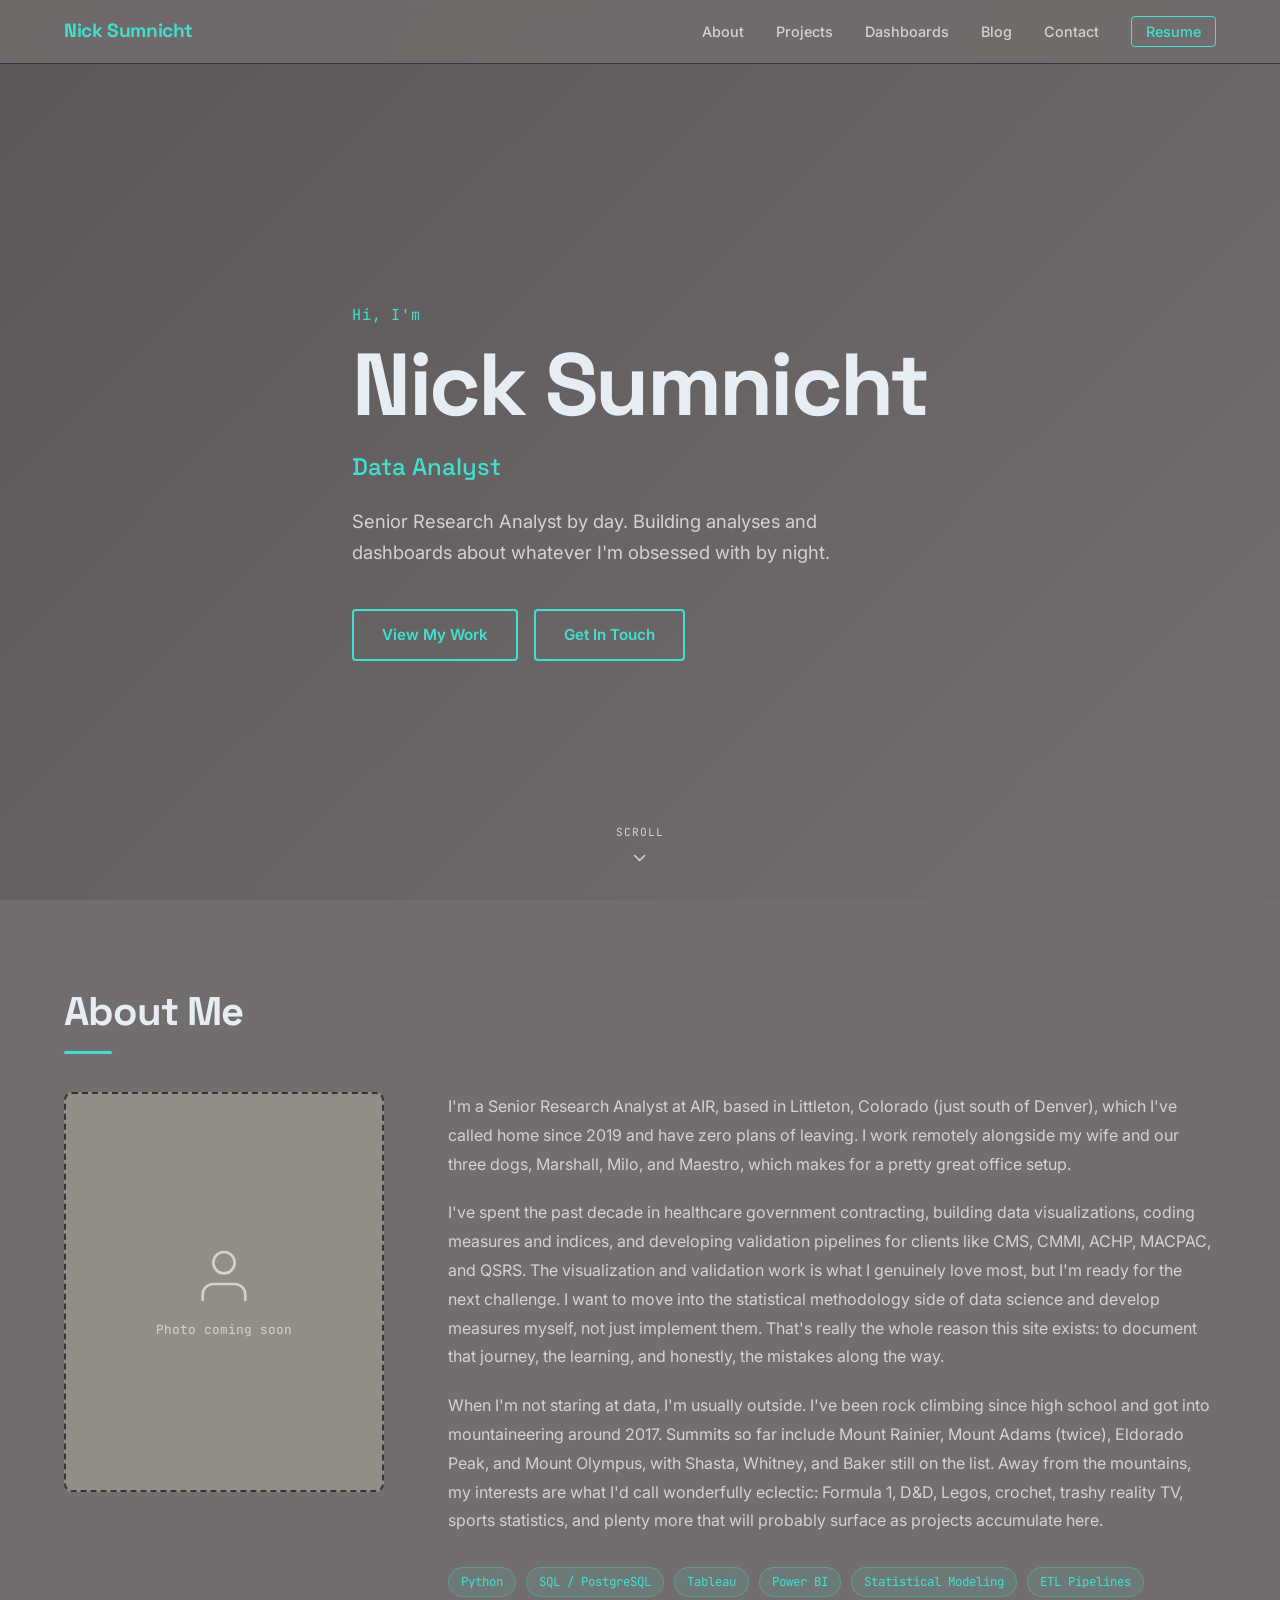
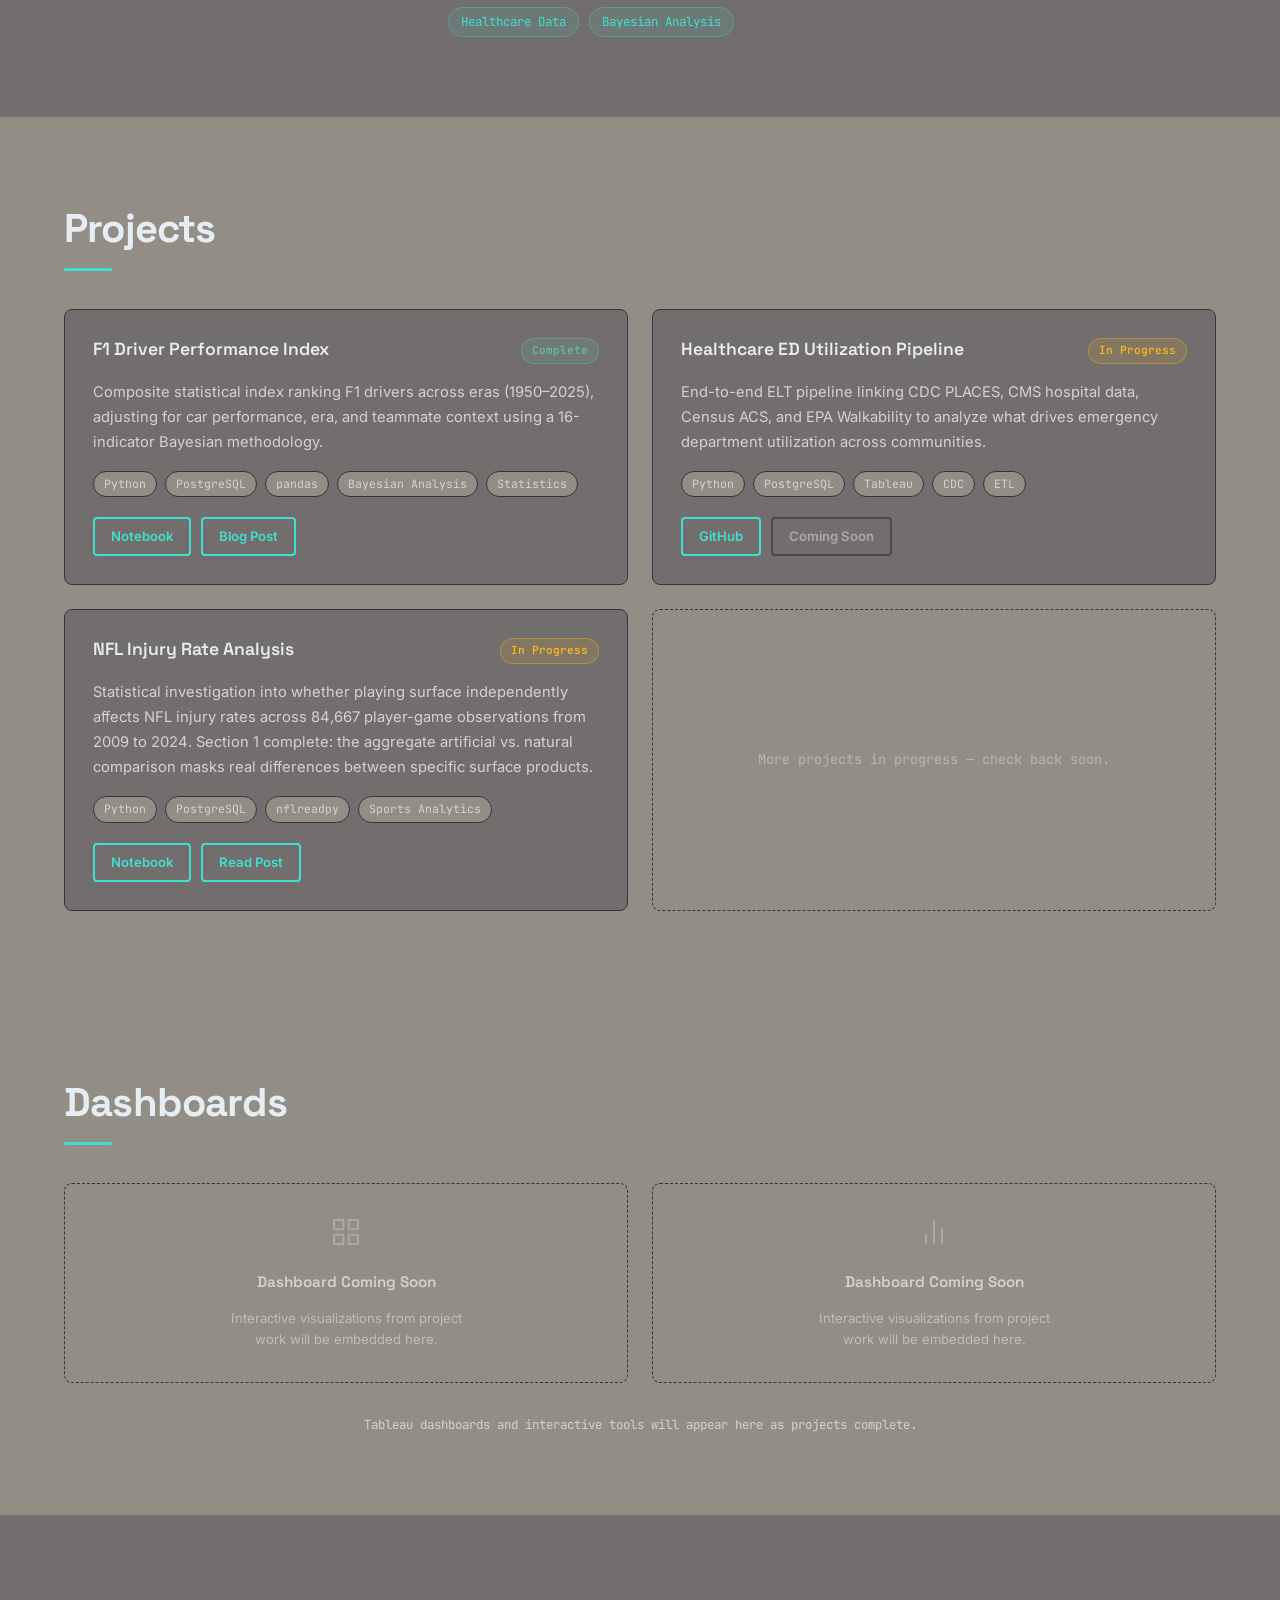
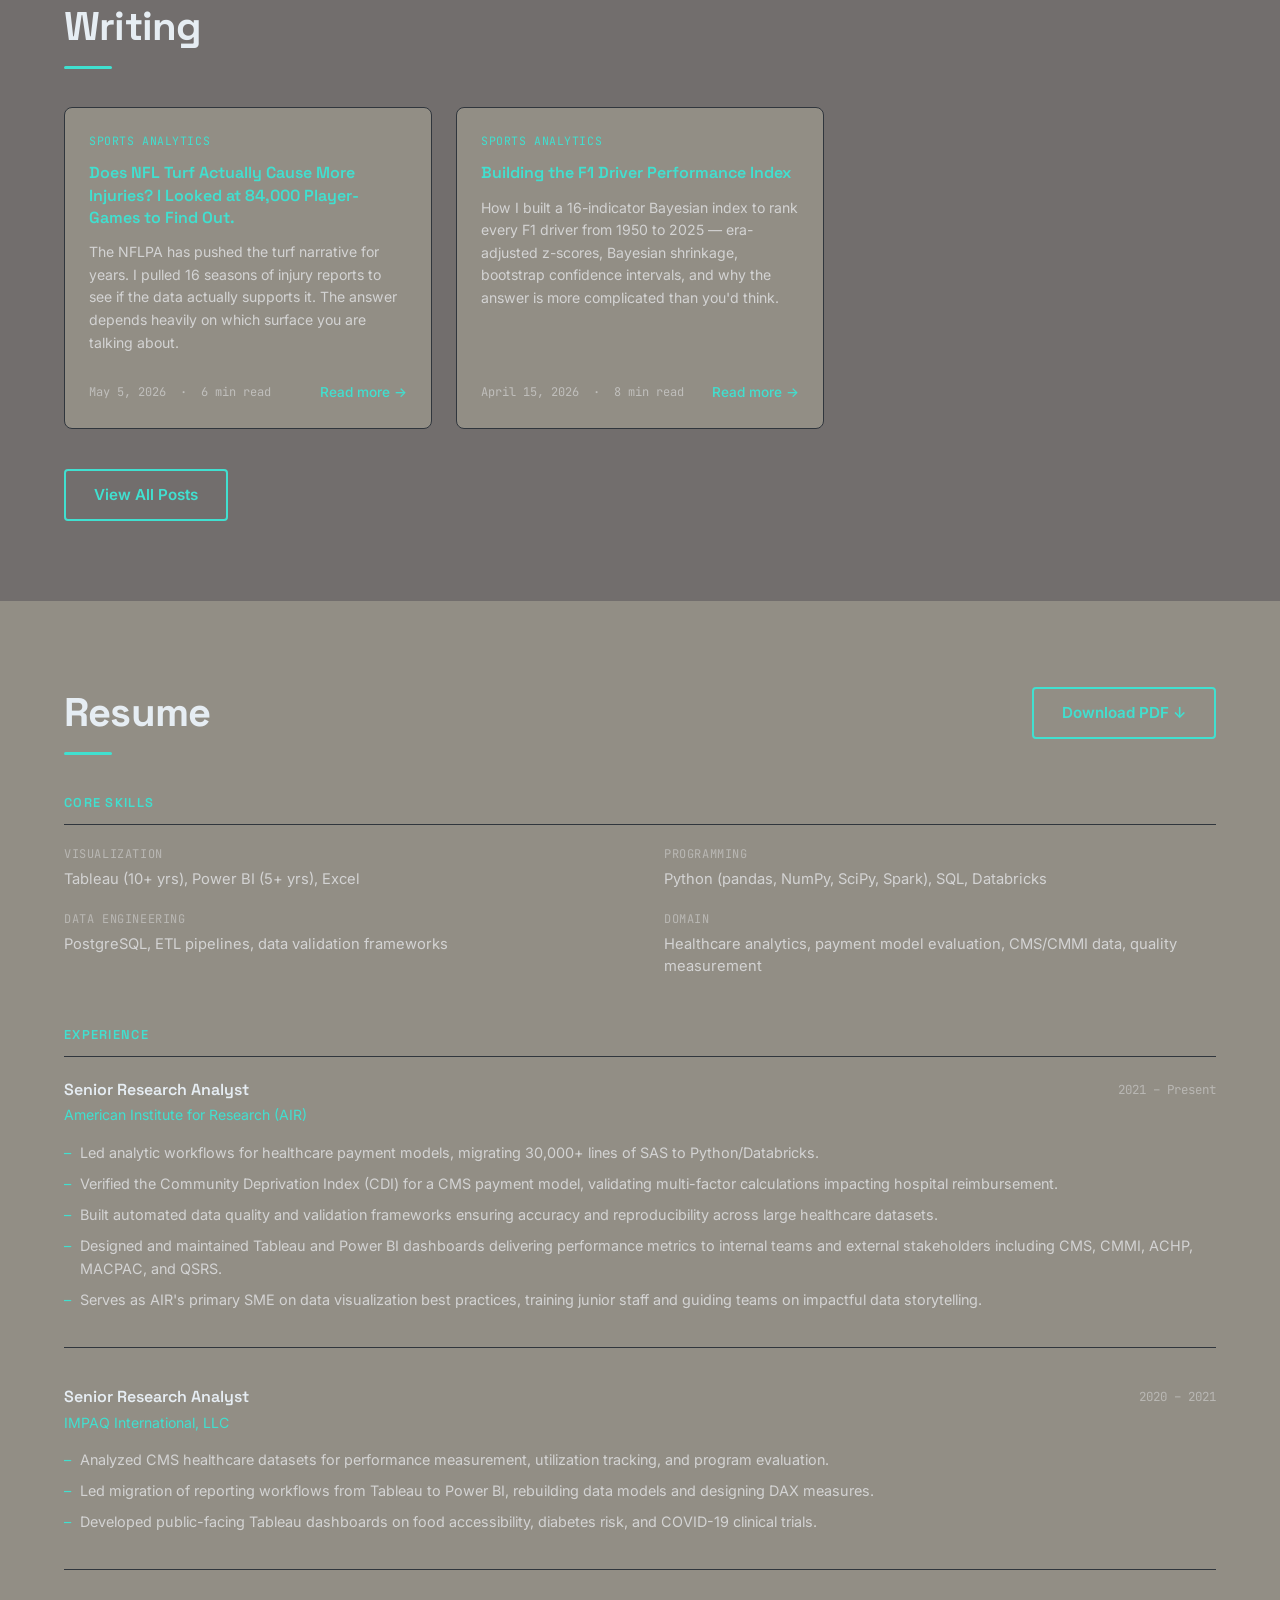
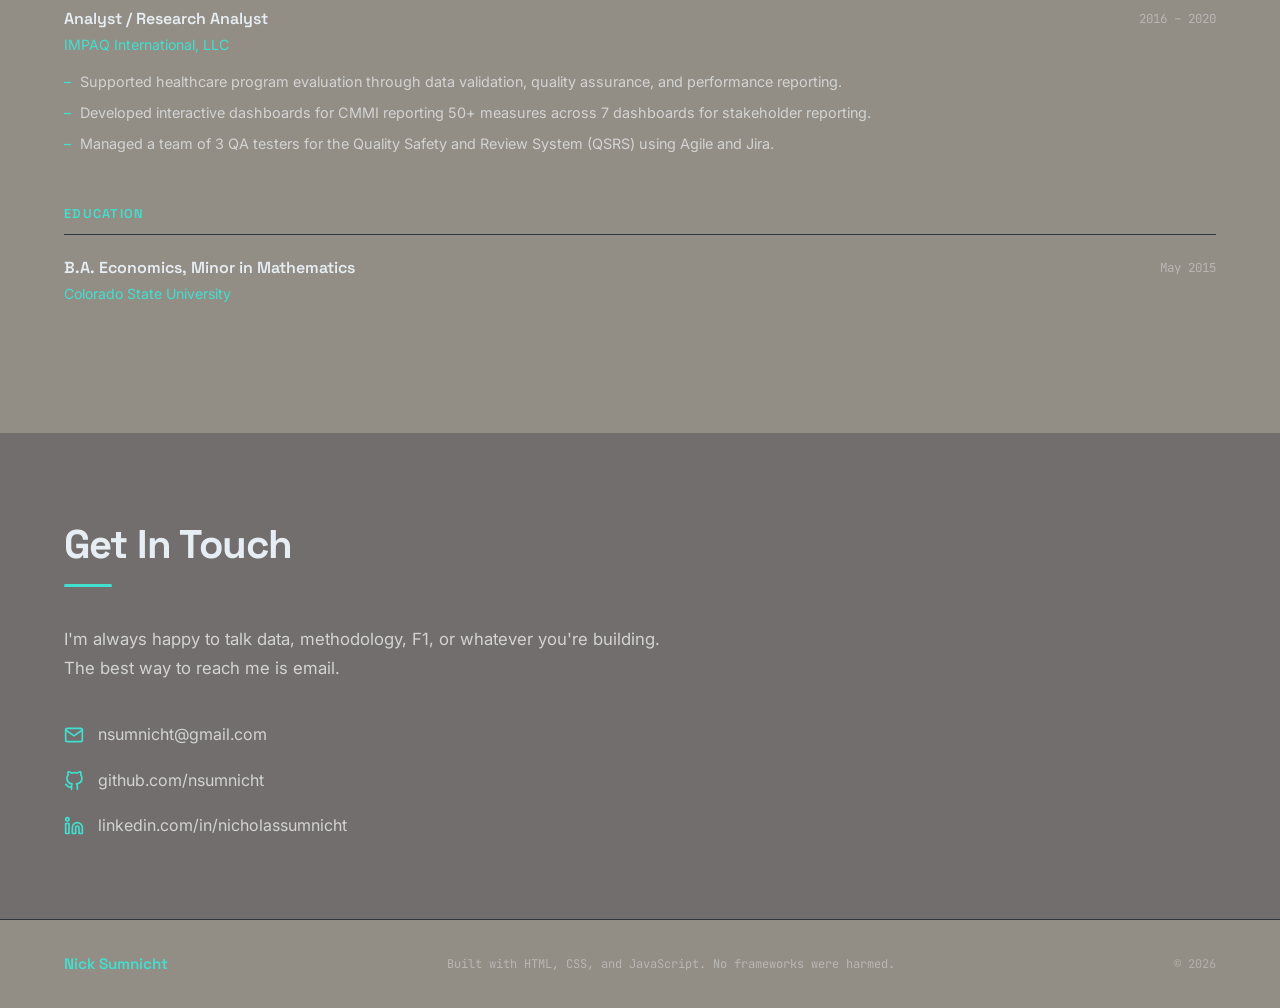
<file: index.html>
<!DOCTYPE html>
<html lang="en">
<head>
  <meta charset="UTF-8" />
  <meta name="viewport" content="width=device-width, initial-scale=1.0" />
  <meta name="description" content="Nick Sumnicht — Senior Research Analyst and data enthusiast. Building analyses and dashboards about healthcare, sports, and whatever comes next." />
  <title>Nick Sumnicht</title>
  <link rel="stylesheet" href="css/style.css" />
</head>
<body>

  <!-- ============================================================
       NAVIGATION
       Fixed to the top of the screen. Stays visible as you scroll.
       On mobile, the links collapse into a hamburger menu.
       ============================================================ -->
  <nav class="nav" role="navigation" aria-label="Main navigation">
    <div class="nav__inner">

      <!-- Logo: your name, links back to top of page -->
      <a href="#" class="nav__logo">Nick Sumnicht</a>

      <!-- Desktop links (hidden on mobile, see style.css) -->
      <ul class="nav__links">
        <li><a href="#about">About</a></li>
        <li><a href="#projects">Projects</a></li>
        <li><a href="#dashboards">Dashboards</a></li>
        <li><a href="#blog">Blog</a></li>
        <li><a href="#contact">Contact</a></li>
        <li><a href="#resume" class="nav__resume-btn">Resume</a></li>
      </ul>

      <!-- Hamburger button (visible on mobile only) -->
      <button class="nav__hamburger" aria-label="Toggle menu" aria-expanded="false">
        <span></span>
        <span></span>
        <span></span>
      </button>

    </div>
  </nav>

  <!-- Mobile menu drawer (toggled by JS) -->
  <div class="nav__mobile-menu" role="menu">
    <a href="#about">About</a>
    <a href="#projects">Projects</a>
    <a href="#dashboards">Dashboards</a>
    <a href="#blog">Blog</a>
    <a href="#contact">Contact</a>
    <a href="#resume">Resume</a>
  </div>

  <!-- ============================================================
       MAIN CONTENT
       Sections will be added here one at a time after nav review.
       ============================================================ -->
  <main>

    <!-- ============================================================
         HERO SECTION
         Full viewport height. Animated gradient background.
         Name, title, tagline, two CTA buttons, scroll indicator.
         ============================================================ -->
    <section class="hero" id="hero">
      <div class="hero__bg-animation"></div>

      <div class="container hero__content">

        <!-- Eyebrow: small label above the name -->
        <p class="hero__eyebrow">Hi, I'm</p>

        <!-- Name -->
        <h1 class="hero__name">Nick Sumnicht</h1>

        <!-- Title -->
        <p class="hero__title">Data Analyst</p>

        <!-- Tagline -->
        <p class="hero__tagline">
          Senior Research Analyst by day. Building analyses and dashboards
          about whatever I'm obsessed with by night.
        </p>

        <!-- CTA Buttons -->
        <div class="hero__ctas">
          <a href="#projects" class="btn btn--primary">View My Work</a>
          <a href="#contact" class="btn btn--outline">Get In Touch</a>
        </div>

      </div>

      <!-- Scroll indicator: bouncing arrow at the bottom -->
      <a href="#about" class="hero__scroll-indicator" aria-label="Scroll to about section">
        <span class="hero__scroll-text">scroll</span>
        <svg xmlns="http://www.w3.org/2000/svg" width="20" height="20" viewBox="0 0 24 24"
             fill="none" stroke="currentColor" stroke-width="2"
             stroke-linecap="round" stroke-linejoin="round">
          <polyline points="6 9 12 15 18 9"></polyline>
        </svg>
      </a>
    </section>

    <!-- ============================================================
         ABOUT SECTION
         Two columns: photo left, text right.
         Stacks to single column on mobile.
         ============================================================ -->
    <section class="about" id="about">
      <div class="container">

        <h2 class="section-title fade-in">About Me</h2>

        <div class="about__grid">

          <!-- Photo: placeholder until real photo is provided -->
          <div class="about__photo-wrapper fade-in">
            <div class="about__photo-placeholder">
              <svg xmlns="http://www.w3.org/2000/svg" width="64" height="64" viewBox="0 0 24 24"
                   fill="none" stroke="currentColor" stroke-width="1" stroke-linecap="round" stroke-linejoin="round">
                <path d="M20 21v-2a4 4 0 0 0-4-4H8a4 4 0 0 0-4 4v2"></path>
                <circle cx="12" cy="7" r="4"></circle>
              </svg>
              <p>Photo coming soon</p>
            </div>
          </div>

          <!-- Text content -->
          <div class="about__text fade-in">
            <p>
              I'm a Senior Research Analyst at AIR, based in Littleton, Colorado (just south of Denver), which I've called home since 2019 and have zero plans of leaving. I work remotely alongside my wife and our three dogs, Marshall, Milo, and Maestro, which makes for a pretty great office setup.
            </p>
            <p>
              I've spent the past decade in healthcare government contracting, building data visualizations, coding measures and indices, and developing validation pipelines for clients like CMS, CMMI, ACHP, MACPAC, and QSRS. The visualization and validation work is what I genuinely love most, but I'm ready for the next challenge. I want to move into the statistical methodology side of data science and develop measures myself, not just implement them. That's really the whole reason this site exists: to document that journey, the learning, and honestly, the mistakes along the way.
            </p>
            <p>
              When I'm not staring at data, I'm usually outside. I've been rock climbing since high school and got into mountaineering around 2017. Summits so far include Mount Rainier, Mount Adams (twice), Eldorado Peak, and Mount Olympus, with Shasta, Whitney, and Baker still on the list. Away from the mountains, my interests are what I'd call wonderfully eclectic: Formula 1, D&amp;D, Legos, crochet, trashy reality TV, sports statistics, and plenty more that will probably surface as projects accumulate here.
            </p>

            <!-- Skill tags -->
            <div class="about__skills">
              <span class="skill-tag">Python</span>
              <span class="skill-tag">SQL / PostgreSQL</span>
              <span class="skill-tag">Tableau</span>
              <span class="skill-tag">Power BI</span>
              <span class="skill-tag">Statistical Modeling</span>
              <span class="skill-tag">ETL Pipelines</span>
              <span class="skill-tag">Healthcare Data</span>
              <span class="skill-tag">Bayesian Analysis</span>
            </div>
          </div>

        </div>
      </div>
    </section>

    <!-- ============================================================
         PROJECTS SECTION
         Card grid of current projects. Add new cards here as
         projects are completed. Status badge colors are controlled
         in style.css under .badge--complete and .badge--progress.
         ============================================================ -->
    <section class="projects" id="projects">
      <div class="container">

        <h2 class="section-title fade-in">Projects</h2>

        <div class="projects__grid">

          <!-- F1 Driver Performance Index -->
          <article class="project-card fade-in">
            <div class="project-card__header">
              <h3 class="project-card__title">F1 Driver Performance Index</h3>
              <span class="badge badge--complete">Complete</span>
            </div>
            <p class="project-card__desc">
              <!-- TODO: update this description -->
              Composite statistical index ranking F1 drivers across eras (1950–2025), adjusting for car performance, era, and teammate context using a 16-indicator Bayesian methodology.
            </p>
            <div class="project-card__tags">
              <span class="tag">Python</span>
              <span class="tag">PostgreSQL</span>
              <span class="tag">pandas</span>
              <span class="tag">Bayesian Analysis</span>
              <span class="tag">Statistics</span>
            </div>
            <div class="project-card__actions">
              <a href="https://github.com/nsumnicht/projects/blob/main/f1/notebooks/01_dpi_analysis.ipynb" class="btn btn--outline btn--sm" target="_blank" rel="noopener">Notebook</a>
              <a href="posts/f1-driver-performance-index.html" class="btn btn--outline btn--sm">Blog Post</a>
            </div>
          </article>

          <!-- Healthcare ED Utilization Pipeline -->
          <article class="project-card fade-in">
            <div class="project-card__header">
              <h3 class="project-card__title">Healthcare ED Utilization Pipeline</h3>
              <span class="badge badge--progress">In Progress</span>
            </div>
            <p class="project-card__desc">
              <!-- TODO: update this description -->
              End-to-end ELT pipeline linking CDC PLACES, CMS hospital data, Census ACS, and EPA Walkability to analyze what drives emergency department utilization across communities.
            </p>
            <div class="project-card__tags">
              <span class="tag">Python</span>
              <span class="tag">PostgreSQL</span>
              <span class="tag">Tableau</span>
              <span class="tag">CDC</span>
              <span class="tag">ETL</span>
            </div>
            <div class="project-card__actions">
              <a href="https://github.com/nsumnicht" class="btn btn--outline btn--sm" target="_blank" rel="noopener">GitHub</a>
              <a href="#" class="btn btn--outline btn--sm btn--disabled">Coming Soon</a>
            </div>
          </article>

          <!-- NFL Injury Rate Analysis -->
          <article class="project-card fade-in">
            <div class="project-card__header">
              <h3 class="project-card__title">NFL Injury Rate Analysis</h3>
              <span class="badge badge--progress">In Progress</span>
            </div>
            <p class="project-card__desc">
              Statistical investigation into whether playing surface independently affects NFL injury rates across 84,667 player-game observations from 2009 to 2024. Section 1 complete: the aggregate artificial vs. natural comparison masks real differences between specific surface products.
            </p>
            <div class="project-card__tags">
              <span class="tag">Python</span>
              <span class="tag">PostgreSQL</span>
              <span class="tag">nflreadpy</span>
              <span class="tag">Sports Analytics</span>
            </div>
            <div class="project-card__actions">
              <a href="https://github.com/nsumnicht/projects/blob/main/nfl/notebooks/04_nfl_injury_analysis.ipynb" class="btn btn--outline btn--sm" target="_blank" rel="noopener">Notebook</a>
              <a href="posts/nfl-turf-injury-analysis.html" class="btn btn--outline btn--sm">Read Post</a>
            </div>
          </article>

          <!-- More coming soon placeholder -->
          <article class="project-card project-card--placeholder fade-in">
            <p class="project-card__placeholder-text">More projects in progress — check back soon.</p>
          </article>

        </div>
      </div>
    </section>

    <!-- ============================================================
         DASHBOARDS SECTION
         Placeholder grid for Tableau / Dash embeds. See the
         portfolio-builder command for Tableau vs Dash embed notes
         before adding any live embed code here.
         ============================================================ -->
    <section class="dashboards" id="dashboards">
      <div class="container">

        <h2 class="section-title fade-in">Dashboards</h2>

        <div class="dashboards__grid">

          <!-- Placeholder card 1 -->
          <div class="dashboard-card dashboard-card--placeholder fade-in">
            <div class="dashboard-card__icon">
              <svg xmlns="http://www.w3.org/2000/svg" width="32" height="32" viewBox="0 0 24 24"
                   fill="none" stroke="currentColor" stroke-width="1.5"
                   stroke-linecap="round" stroke-linejoin="round">
                <rect x="3" y="3" width="7" height="7"></rect>
                <rect x="14" y="3" width="7" height="7"></rect>
                <rect x="3" y="14" width="7" height="7"></rect>
                <rect x="14" y="14" width="7" height="7"></rect>
              </svg>
            </div>
            <p class="dashboard-card__title">Dashboard Coming Soon</p>
            <p class="dashboard-card__desc">Interactive visualizations from project work will be embedded here.</p>
          </div>

          <!-- Placeholder card 2 -->
          <div class="dashboard-card dashboard-card--placeholder fade-in">
            <div class="dashboard-card__icon">
              <svg xmlns="http://www.w3.org/2000/svg" width="32" height="32" viewBox="0 0 24 24"
                   fill="none" stroke="currentColor" stroke-width="1.5"
                   stroke-linecap="round" stroke-linejoin="round">
                <line x1="18" y1="20" x2="18" y2="10"></line>
                <line x1="12" y1="20" x2="12" y2="4"></line>
                <line x1="6" y1="20" x2="6" y2="14"></line>
              </svg>
            </div>
            <p class="dashboard-card__title">Dashboard Coming Soon</p>
            <p class="dashboard-card__desc">Interactive visualizations from project work will be embedded here.</p>
          </div>

        </div>

        <p class="dashboards__note fade-in">
          Tableau dashboards and interactive tools will appear here as projects complete.
        </p>

      </div>
    </section>

    <!-- ============================================================
         BLOG SECTION
         Preview of 3 most recent posts. Full listing lives in
         blog.html. Add new post preview cards here and in blog.html
         when a new post is published.
         ============================================================ -->
    <section class="blog" id="blog">
      <div class="container">

        <h2 class="section-title fade-in">Writing</h2>

        <div class="blog__grid fade-in">

          <article class="blog-card">
            <span class="blog-card__category">Sports Analytics</span>
            <h2 class="blog-card__title">
              <a href="posts/nfl-turf-injury-analysis.html">Does NFL Turf Actually Cause More Injuries? I Looked at 84,000 Player-Games to Find Out.</a>
            </h2>
            <p class="blog-card__excerpt">
              The NFLPA has pushed the turf narrative for years. I pulled 16 seasons of injury reports to see if the data actually supports it. The answer depends heavily on which surface you are talking about.
            </p>
            <div class="blog-card__footer">
              <span class="blog-card__meta">May 5, 2026 &nbsp;·&nbsp; 6 min read</span>
              <a href="posts/nfl-turf-injury-analysis.html" class="blog-card__link">Read more →</a>
            </div>
          </article>

          <article class="blog-card">
            <span class="blog-card__category">Sports Analytics</span>
            <h2 class="blog-card__title">
              <a href="posts/f1-driver-performance-index.html">Building the F1 Driver Performance Index</a>
            </h2>
            <p class="blog-card__excerpt">
              How I built a 16-indicator Bayesian index to rank every F1 driver from 1950 to 2025 — era-adjusted z-scores, Bayesian shrinkage, bootstrap confidence intervals, and why the answer is more complicated than you'd think.
            </p>
            <div class="blog-card__footer">
              <span class="blog-card__meta">April 15, 2026 &nbsp;·&nbsp; 8 min read</span>
              <a href="posts/f1-driver-performance-index.html" class="blog-card__link">Read more →</a>
            </div>
          </article>

        </div>

        <div class="blog__footer fade-in">
          <a href="blog.html" class="btn btn--outline">View All Posts</a>
        </div>

      </div>
    </section>

    <!-- ============================================================
         RESUME SECTION
         HTML summary of resume for quick scanning. Full PDF lives at
         assets/resume/nick_sumnicht_resume.pdf — drop it there to
         activate the download button.
         ============================================================ -->
    <section class="resume" id="resume">
      <div class="container">

        <div class="resume__header fade-in">
          <h2 class="section-title">Resume</h2>
          <a href="assets/resume/nick_sumnicht_resume.pdf" class="btn btn--outline" target="_blank" rel="noopener">
            Download PDF ↓
          </a>
        </div>

        <!-- Skills -->
        <div class="resume__block fade-in">
          <h3 class="resume__block-title">Core Skills</h3>
          <div class="resume__skills-grid">
            <div class="resume__skill-group">
              <p class="resume__skill-label">Visualization</p>
              <p class="resume__skill-value">Tableau (10+ yrs), Power BI (5+ yrs), Excel</p>
            </div>
            <div class="resume__skill-group">
              <p class="resume__skill-label">Programming</p>
              <p class="resume__skill-value">Python (pandas, NumPy, SciPy, Spark), SQL, Databricks</p>
            </div>
            <div class="resume__skill-group">
              <p class="resume__skill-label">Data Engineering</p>
              <p class="resume__skill-value">PostgreSQL, ETL pipelines, data validation frameworks</p>
            </div>
            <div class="resume__skill-group">
              <p class="resume__skill-label">Domain</p>
              <p class="resume__skill-value">Healthcare analytics, payment model evaluation, CMS/CMMI data, quality measurement</p>
            </div>
          </div>
        </div>

        <!-- Experience -->
        <div class="resume__block fade-in">
          <h3 class="resume__block-title">Experience</h3>

          <div class="resume__job">
            <div class="resume__job-header">
              <div>
                <p class="resume__job-title">Senior Research Analyst</p>
                <p class="resume__job-company">American Institute for Research (AIR)</p>
              </div>
              <span class="resume__job-date">2021 – Present</span>
            </div>
            <ul class="resume__job-bullets">
              <li>Led analytic workflows for healthcare payment models, migrating 30,000+ lines of SAS to Python/Databricks.</li>
              <li>Verified the Community Deprivation Index (CDI) for a CMS payment model, validating multi-factor calculations impacting hospital reimbursement.</li>
              <li>Built automated data quality and validation frameworks ensuring accuracy and reproducibility across large healthcare datasets.</li>
              <li>Designed and maintained Tableau and Power BI dashboards delivering performance metrics to internal teams and external stakeholders including CMS, CMMI, ACHP, MACPAC, and QSRS.</li>
              <li>Serves as AIR's primary SME on data visualization best practices, training junior staff and guiding teams on impactful data storytelling.</li>
            </ul>
          </div>

          <div class="resume__job">
            <div class="resume__job-header">
              <div>
                <p class="resume__job-title">Senior Research Analyst</p>
                <p class="resume__job-company">IMPAQ International, LLC</p>
              </div>
              <span class="resume__job-date">2020 – 2021</span>
            </div>
            <ul class="resume__job-bullets">
              <li>Analyzed CMS healthcare datasets for performance measurement, utilization tracking, and program evaluation.</li>
              <li>Led migration of reporting workflows from Tableau to Power BI, rebuilding data models and designing DAX measures.</li>
              <li>Developed public-facing Tableau dashboards on food accessibility, diabetes risk, and COVID-19 clinical trials.</li>
            </ul>
          </div>

          <div class="resume__job">
            <div class="resume__job-header">
              <div>
                <p class="resume__job-title">Analyst / Research Analyst</p>
                <p class="resume__job-company">IMPAQ International, LLC</p>
              </div>
              <span class="resume__job-date">2016 – 2020</span>
            </div>
            <ul class="resume__job-bullets">
              <li>Supported healthcare program evaluation through data validation, quality assurance, and performance reporting.</li>
              <li>Developed interactive dashboards for CMMI reporting 50+ measures across 7 dashboards for stakeholder reporting.</li>
              <li>Managed a team of 3 QA testers for the Quality Safety and Review System (QSRS) using Agile and Jira.</li>
            </ul>
          </div>

        </div>

        <!-- Education -->
        <div class="resume__block fade-in">
          <h3 class="resume__block-title">Education</h3>
          <div class="resume__job-header">
            <div>
              <p class="resume__job-title">B.A. Economics, Minor in Mathematics</p>
              <p class="resume__job-company">Colorado State University</p>
            </div>
            <span class="resume__job-date">May 2015</span>
          </div>
        </div>

      </div>
    </section>

    <!-- ============================================================
         CONTACT SECTION
         Static — no form. Just email, GitHub, LinkedIn links.
         Edit the mailto and href values here to update links.
         ============================================================ -->
    <section class="contact" id="contact">
      <div class="container">

        <h2 class="section-title fade-in">Get In Touch</h2>

        <div class="contact__inner fade-in">
          <p class="contact__intro">
            I'm always happy to talk data, methodology, F1, or whatever you're building.
            The best way to reach me is email.
          </p>

          <div class="contact__links">

            <a href="mailto:nsumnicht@gmail.com" class="contact__link">
              <svg xmlns="http://www.w3.org/2000/svg" width="20" height="20" viewBox="0 0 24 24"
                   fill="none" stroke="currentColor" stroke-width="2"
                   stroke-linecap="round" stroke-linejoin="round">
                <path d="M4 4h16c1.1 0 2 .9 2 2v12c0 1.1-.9 2-2 2H4c-1.1 0-2-.9-2-2V6c0-1.1.9-2 2-2z"></path>
                <polyline points="22,6 12,13 2,6"></polyline>
              </svg>
              nsumnicht@gmail.com
            </a>

            <a href="https://github.com/nsumnicht" class="contact__link" target="_blank" rel="noopener">
              <svg xmlns="http://www.w3.org/2000/svg" width="20" height="20" viewBox="0 0 24 24"
                   fill="none" stroke="currentColor" stroke-width="2"
                   stroke-linecap="round" stroke-linejoin="round">
                <path d="M9 19c-5 1.5-5-2.5-7-3m14 6v-3.87a3.37 3.37 0 0 0-.94-2.61c3.14-.35 6.44-1.54 6.44-7A5.44 5.44 0 0 0 20 4.77 5.07 5.07 0 0 0 19.91 1S18.73.65 16 2.48a13.38 13.38 0 0 0-7 0C6.27.65 5.09 1 5.09 1A5.07 5.07 0 0 0 5 4.77a5.44 5.44 0 0 0-1.5 3.78c0 5.42 3.3 6.61 6.44 7A3.37 3.37 0 0 0 9 18.13V22"></path>
              </svg>
              github.com/nsumnicht
            </a>

            <a href="https://linkedin.com/in/nicholassumnicht" class="contact__link" target="_blank" rel="noopener">
              <svg xmlns="http://www.w3.org/2000/svg" width="20" height="20" viewBox="0 0 24 24"
                   fill="none" stroke="currentColor" stroke-width="2"
                   stroke-linecap="round" stroke-linejoin="round">
                <path d="M16 8a6 6 0 0 1 6 6v7h-4v-7a2 2 0 0 0-2-2 2 2 0 0 0-2 2v7h-4v-7a6 6 0 0 1 6-6z"></path>
                <rect x="2" y="9" width="4" height="12"></rect>
                <circle cx="4" cy="4" r="2"></circle>
              </svg>
              linkedin.com/in/nicholassumnicht
            </a>

          </div>
        </div>

      </div>
    </section>

    <!-- ============================================================
         FOOTER
         Minimal. Name, year, personality. No section ID needed.
         ============================================================ -->
    <footer class="footer">
      <div class="container footer__inner">
        <p class="footer__name">Nick Sumnicht</p>
        <p class="footer__note">Built with HTML, CSS, and JavaScript. No frameworks were harmed.</p>
        <p class="footer__copy">&copy; <span id="footer-year"></span></p>
      </div>
    </footer>

  </main>

  <script src="js/script.js"></script>
</body>
</html>
</file>
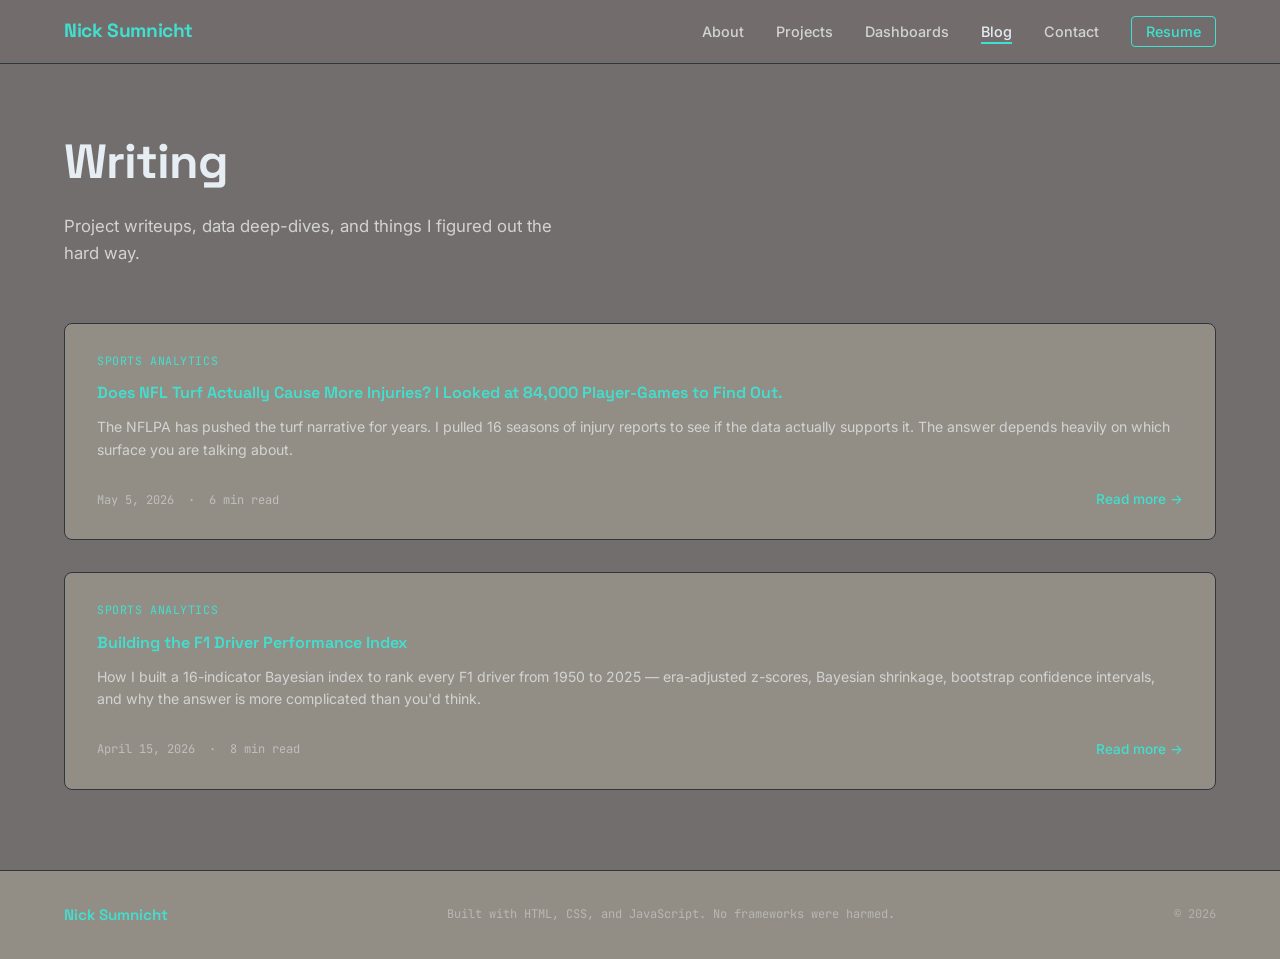
<file: blog.html>
<!DOCTYPE html>
<!-- blog.html — Full post listing page. Add new .blog-card entries here
     (and a preview card in index.html) each time a new post is published. -->
<html lang="en">
<head>
  <meta charset="UTF-8" />
  <meta name="viewport" content="width=device-width, initial-scale=1.0" />
  <meta name="description" content="Writing by Nick Sumnicht — project writeups, data deep-dives, and things figured out the hard way." />
  <title>Writing — Nick Sumnicht</title>
  <link rel="stylesheet" href="css/style.css" />
</head>
<body>

  <!-- Nav: identical to index.html — update both if nav changes -->
  <nav class="nav" role="navigation" aria-label="Main navigation">
    <div class="nav__inner">
      <a href="index.html" class="nav__logo">Nick Sumnicht</a>
      <ul class="nav__links">
        <li><a href="index.html#about">About</a></li>
        <li><a href="index.html#projects">Projects</a></li>
        <li><a href="index.html#dashboards">Dashboards</a></li>
        <li><a href="blog.html" class="active">Blog</a></li>
        <li><a href="index.html#contact">Contact</a></li>
        <li><a href="assets/resume/nick_sumnicht_resume.pdf" class="nav__resume-btn" target="_blank" rel="noopener">Resume</a></li>
      </ul>
      <button class="nav__hamburger" aria-label="Toggle menu" aria-expanded="false">
        <span></span>
        <span></span>
        <span></span>
      </button>
    </div>
  </nav>

  <div class="nav__mobile-menu" role="menu">
    <a href="index.html#about">About</a>
    <a href="index.html#projects">Projects</a>
    <a href="index.html#dashboards">Dashboards</a>
    <a href="blog.html">Blog</a>
    <a href="index.html#contact">Contact</a>
    <a href="assets/resume/nick_sumnicht_resume.pdf" target="_blank" rel="noopener">Resume ↗</a>
  </div>

  <main class="blog-page">
    <div class="container">

      <!-- Page header -->
      <div class="blog-page__header">
        <h1 class="blog-page__title">Writing</h1>
        <p class="blog-page__subtitle">
          Project writeups, data deep-dives, and things I figured out the hard way.
        </p>
      </div>

      <div class="blog-page__grid">

        <article class="blog-card">
          <span class="blog-card__category">Sports Analytics</span>
          <h2 class="blog-card__title">
            <a href="posts/nfl-turf-injury-analysis.html">Does NFL Turf Actually Cause More Injuries? I Looked at 84,000 Player-Games to Find Out.</a>
          </h2>
          <p class="blog-card__excerpt">
            The NFLPA has pushed the turf narrative for years. I pulled 16 seasons of injury reports to see if the data actually supports it. The answer depends heavily on which surface you are talking about.
          </p>
          <div class="blog-card__footer">
            <span class="blog-card__meta">May 5, 2026 &nbsp;·&nbsp; 6 min read</span>
            <a href="posts/nfl-turf-injury-analysis.html" class="blog-card__link">Read more →</a>
          </div>
        </article>

        <article class="blog-card">
          <span class="blog-card__category">Sports Analytics</span>
          <h2 class="blog-card__title">
            <a href="posts/f1-driver-performance-index.html">Building the F1 Driver Performance Index</a>
          </h2>
          <p class="blog-card__excerpt">
            How I built a 16-indicator Bayesian index to rank every F1 driver from 1950 to 2025 — era-adjusted z-scores, Bayesian shrinkage, bootstrap confidence intervals, and why the answer is more complicated than you'd think.
          </p>
          <div class="blog-card__footer">
            <span class="blog-card__meta">April 15, 2026 &nbsp;·&nbsp; 8 min read</span>
            <a href="posts/f1-driver-performance-index.html" class="blog-card__link">Read more →</a>
          </div>
        </article>

      </div>

    </div>
  </main>

  <footer class="footer">
    <div class="container footer__inner">
      <p class="footer__name">Nick Sumnicht</p>
      <p class="footer__note">Built with HTML, CSS, and JavaScript. No frameworks were harmed.</p>
      <p class="footer__copy">&copy; <span id="footer-year"></span></p>
    </div>
  </footer>

  <script src="js/script.js"></script>
</body>
</html>
</file>
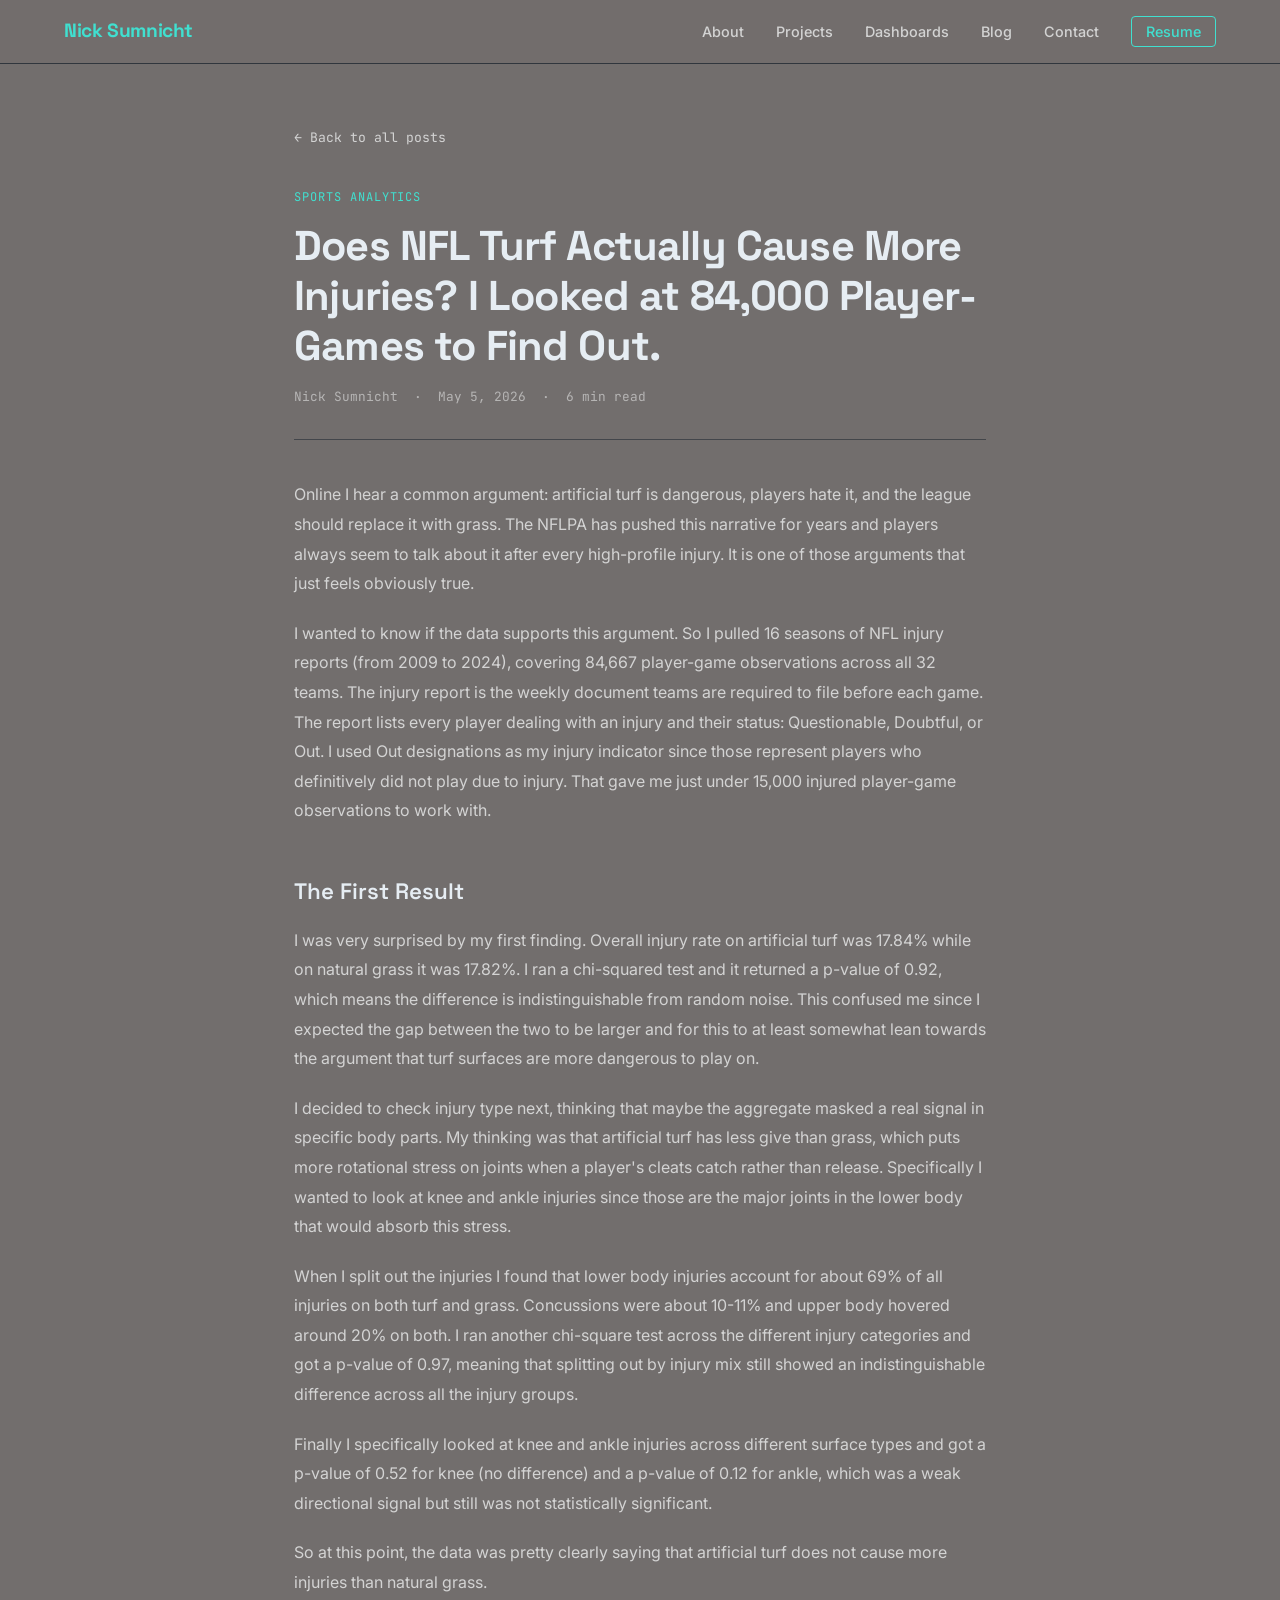
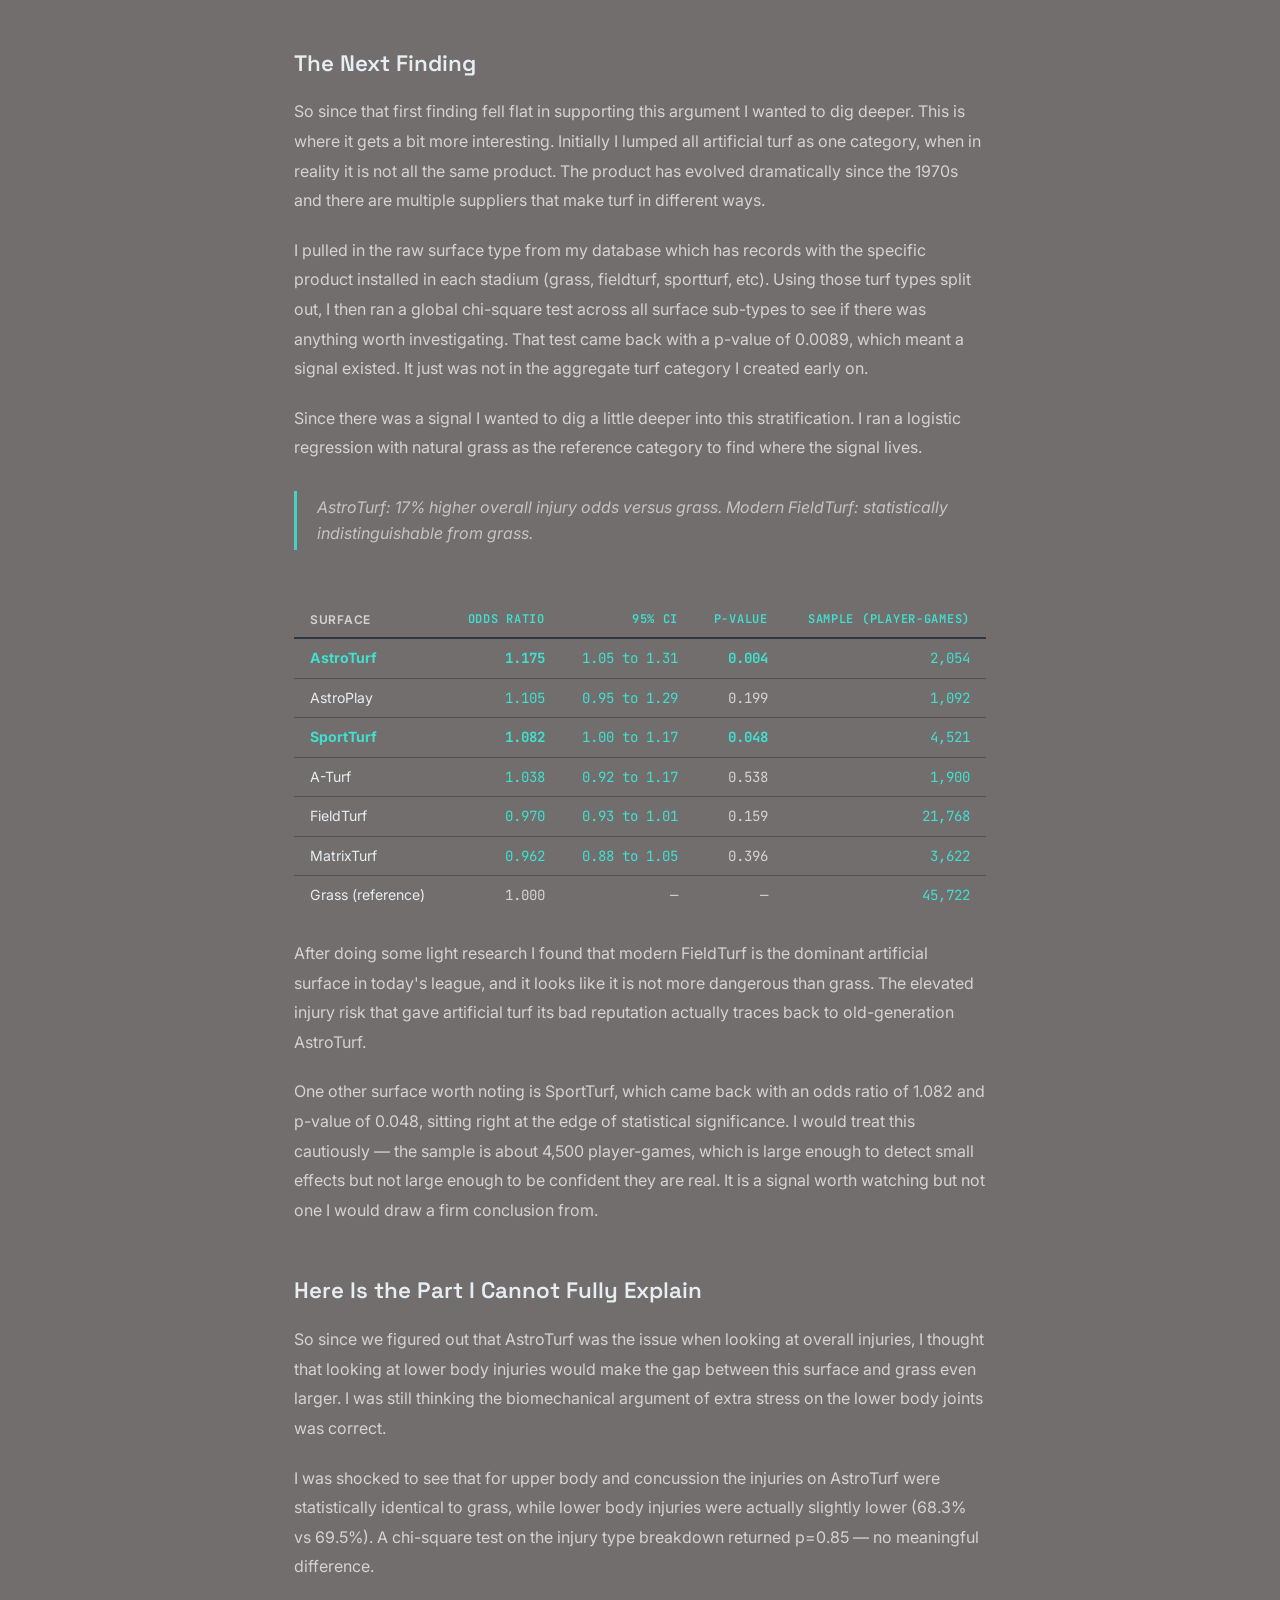
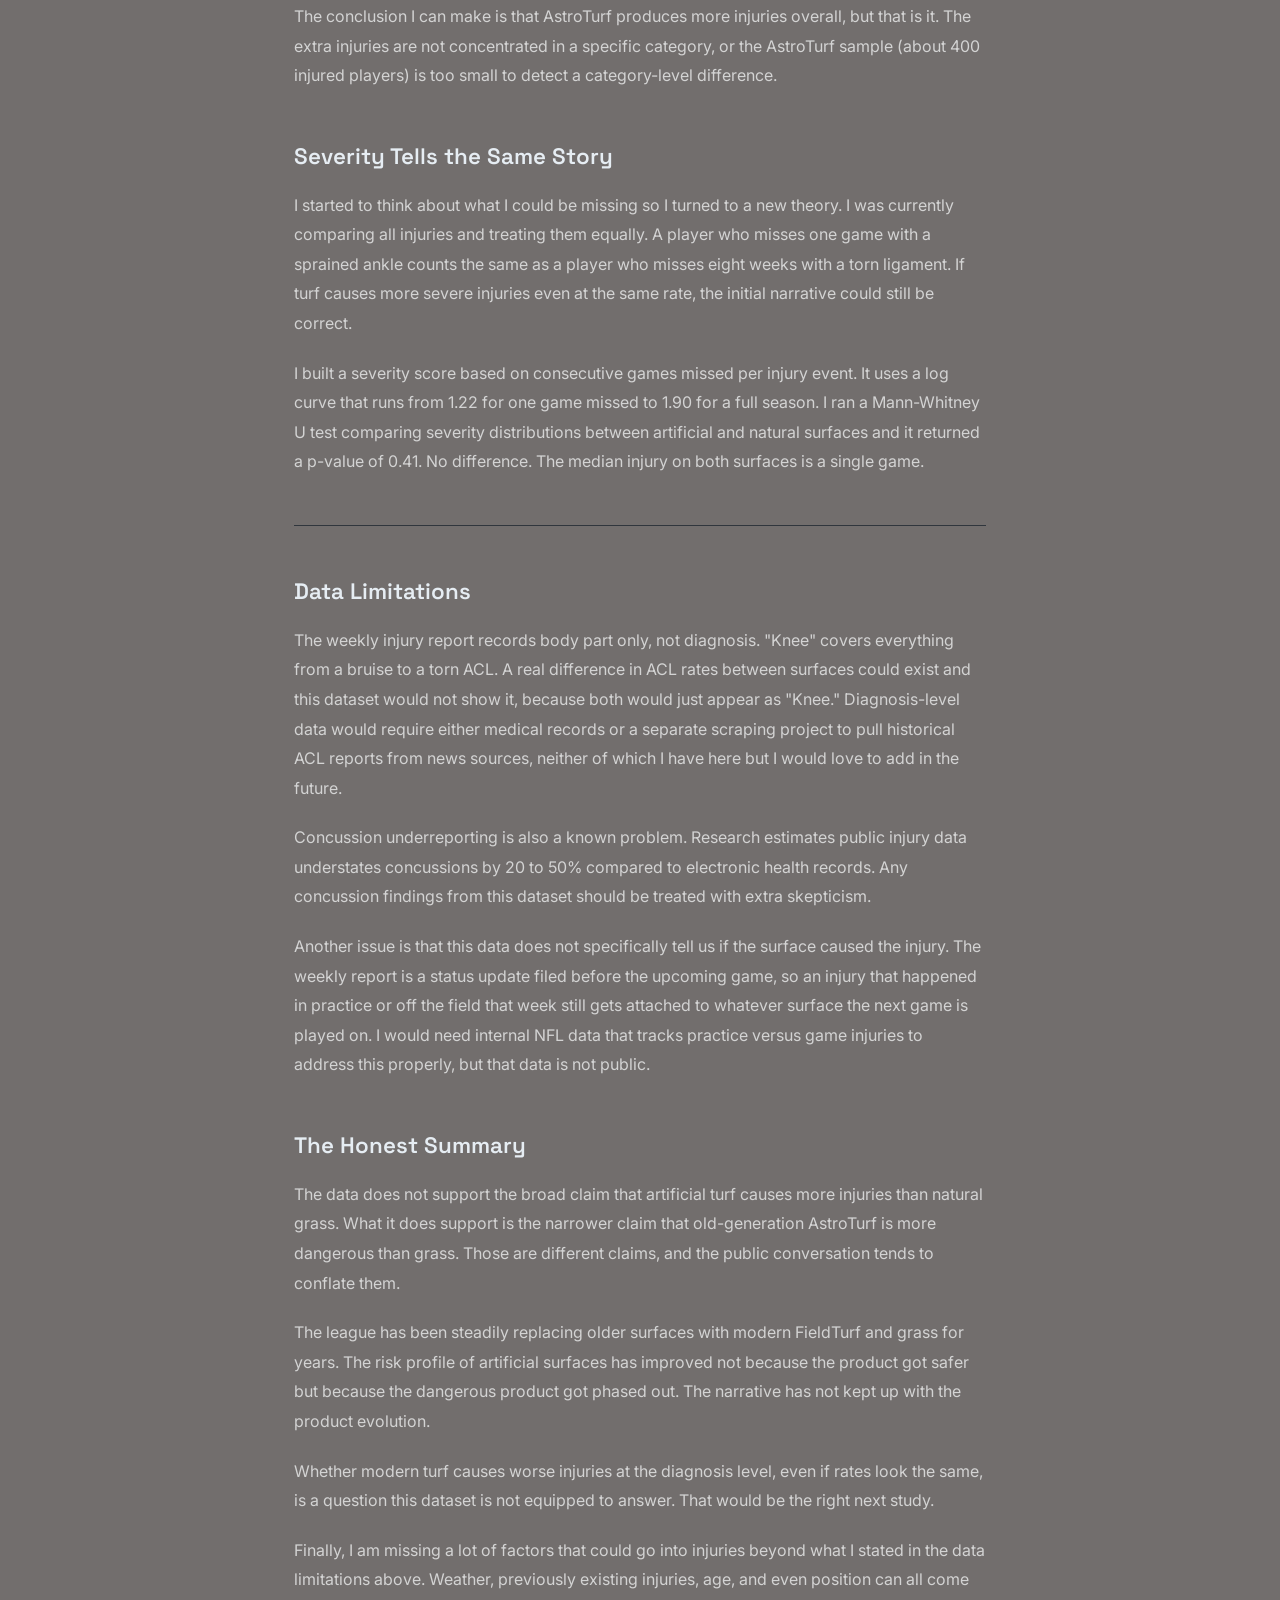
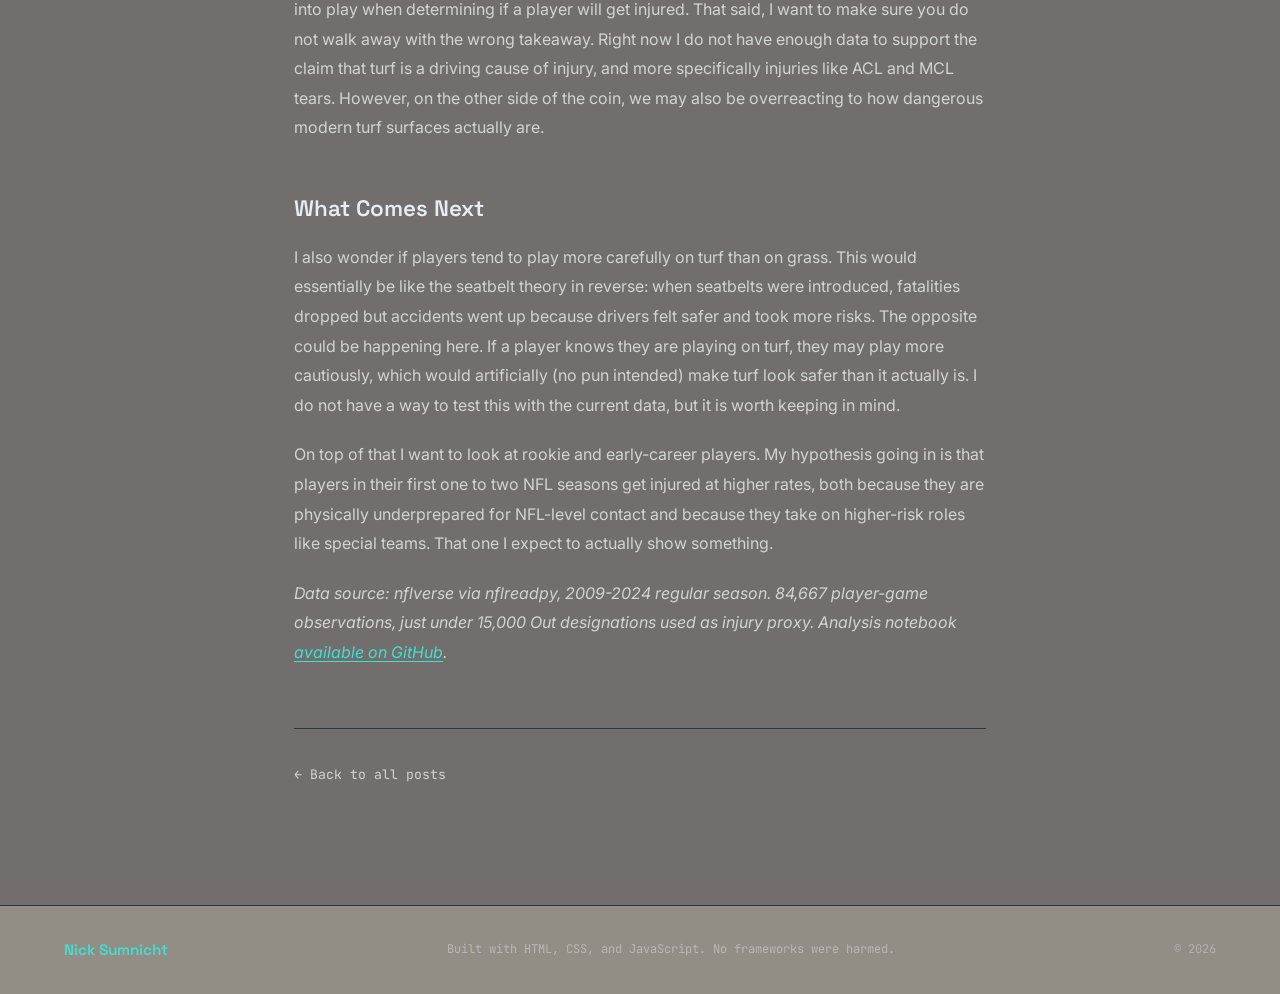
<file: posts/nfl-turf-injury-analysis.html>
<!DOCTYPE html>
<html lang="en">
<head>
  <meta charset="UTF-8" />
  <meta name="viewport" content="width=device-width, initial-scale=1.0" />
  <meta name="description" content="I pulled 16 seasons of NFL injury reports to test whether artificial turf actually causes more injuries. The answer is more complicated than the public narrative suggests." />
  <title>Does NFL Turf Actually Cause More Injuries? — Nick Sumnicht</title>
  <link rel="stylesheet" href="../css/style.css" />
  <style>
    .data-table {
      width: 100%;
      border-collapse: collapse;
      font-size: 0.88rem;
      margin: 1.5rem 0;
    }
    .data-table th {
      text-align: left;
      padding: 0.5rem 1rem;
      color: var(--text-secondary);
      font-weight: 600;
      font-size: 0.75rem;
      text-transform: uppercase;
      letter-spacing: 0.06em;
      border-bottom: 2px solid var(--border);
      white-space: nowrap;
    }
    .data-table td {
      padding: 0.5rem 1rem;
      color: var(--text-primary);
      border-bottom: 1px solid rgba(48,54,61,0.5);
    }
    .data-table tr:last-child td { border-bottom: none; }
    .data-table .num {
      text-align: right;
      font-family: 'JetBrains Mono', monospace;
      color: var(--accent);
    }
    .data-table .sig { color: var(--accent); font-weight: 700; }
    .data-table .muted { color: var(--text-secondary); }
    .table-wrap { overflow-x: auto; }
    .section-divider { border: none; border-top: 1px solid var(--border); margin: 3rem 0; }
  </style>
</head>
<body>

  <nav class="nav" role="navigation" aria-label="Main navigation">
    <div class="nav__inner">
      <a href="../index.html" class="nav__logo">Nick Sumnicht</a>
      <ul class="nav__links">
        <li><a href="../index.html#about">About</a></li>
        <li><a href="../index.html#projects">Projects</a></li>
        <li><a href="../index.html#dashboards">Dashboards</a></li>
        <li><a href="../blog.html">Blog</a></li>
        <li><a href="../index.html#contact">Contact</a></li>
        <li><a href="../assets/resume/nick_sumnicht_resume.pdf" class="nav__resume-btn" target="_blank" rel="noopener">Resume</a></li>
      </ul>
      <button class="nav__hamburger" aria-label="Toggle menu" aria-expanded="false">
        <span></span><span></span><span></span>
      </button>
    </div>
  </nav>

  <div class="nav__mobile-menu" role="menu">
    <a href="../index.html#about">About</a>
    <a href="../index.html#projects">Projects</a>
    <a href="../index.html#dashboards">Dashboards</a>
    <a href="../blog.html">Blog</a>
    <a href="../index.html#contact">Contact</a>
    <a href="../assets/resume/nick_sumnicht_resume.pdf" target="_blank" rel="noopener">Resume ↗</a>
  </div>

  <main class="post-page">
    <div class="container">

      <a href="../blog.html" class="post__back">← Back to all posts</a>

      <header>
        <p class="post__category">Sports Analytics</p>
        <h1 class="post__title">Does NFL Turf Actually Cause More Injuries? I Looked at 84,000 Player-Games to Find Out.</h1>
        <p class="post__meta">Nick Sumnicht &nbsp;·&nbsp; May 5, 2026 &nbsp;·&nbsp; 6 min read</p>
      </header>

      <article class="post__body">

        <p>
          Online I hear a common argument: artificial turf is dangerous, players hate it, and the league should replace it with grass. The NFLPA has pushed this narrative for years and players always seem to talk about it after every high-profile injury. It is one of those arguments that just feels obviously true.
        </p>

        <p>
          I wanted to know if the data supports this argument. So I pulled 16 seasons of NFL injury reports (from 2009 to 2024), covering 84,667 player-game observations across all 32 teams. The injury report is the weekly document teams are required to file before each game. The report lists every player dealing with an injury and their status: Questionable, Doubtful, or Out. I used Out designations as my injury indicator since those represent players who definitively did not play due to injury. That gave me just under 15,000 injured player-game observations to work with.
        </p>

        <h2>The First Result</h2>

        <p>
          I was very surprised by my first finding. Overall injury rate on artificial turf was 17.84% while on natural grass it was 17.82%. I ran a chi-squared test and it returned a p-value of 0.92, which means the difference is indistinguishable from random noise. This confused me since I expected the gap between the two to be larger and for this to at least somewhat lean towards the argument that turf surfaces are more dangerous to play on.
        </p>

        <p>
          I decided to check injury type next, thinking that maybe the aggregate masked a real signal in specific body parts. My thinking was that artificial turf has less give than grass, which puts more rotational stress on joints when a player's cleats catch rather than release. Specifically I wanted to look at knee and ankle injuries since those are the major joints in the lower body that would absorb this stress.
        </p>

        <p>
          When I split out the injuries I found that lower body injuries account for about 69% of all injuries on both turf and grass. Concussions were about 10-11% and upper body hovered around 20% on both. I ran another chi-square test across the different injury categories and got a p-value of 0.97, meaning that splitting out by injury mix still showed an indistinguishable difference across all the injury groups.
        </p>

        <p>
          Finally I specifically looked at knee and ankle injuries across different surface types and got a p-value of 0.52 for knee (no difference) and a p-value of 0.12 for ankle, which was a weak directional signal but still was not statistically significant.
        </p>

        <p>
          So at this point, the data was pretty clearly saying that artificial turf does not cause more injuries than natural grass.
        </p>

        <h2>The Next Finding</h2>

        <p>
          So since that first finding fell flat in supporting this argument I wanted to dig deeper. This is where it gets a bit more interesting. Initially I lumped all artificial turf as one category, when in reality it is not all the same product. The product has evolved dramatically since the 1970s and there are multiple suppliers that make turf in different ways.
        </p>

        <p>
          I pulled in the raw surface type from my database which has records with the specific product installed in each stadium (grass, fieldturf, sportturf, etc). Using those turf types split out, I then ran a global chi-square test across all surface sub-types to see if there was anything worth investigating. That test came back with a p-value of 0.0089, which meant a signal existed. It just was not in the aggregate turf category I created early on.
        </p>

        <p>
          Since there was a signal I wanted to dig a little deeper into this stratification. I ran a logistic regression with natural grass as the reference category to find where the signal lives.
        </p>

        <blockquote>
          AstroTurf: 17% higher overall injury odds versus grass. Modern FieldTurf: statistically indistinguishable from grass.
        </blockquote>

        <div class="table-wrap">
          <table class="data-table">
            <thead>
              <tr>
                <th>Surface</th>
                <th class="num">Odds Ratio</th>
                <th class="num">95% CI</th>
                <th class="num">p-value</th>
                <th class="num">Sample (player-games)</th>
              </tr>
            </thead>
            <tbody>
              <tr>
                <td class="sig">AstroTurf</td>
                <td class="num sig">1.175</td>
                <td class="num">1.05 to 1.31</td>
                <td class="num sig">0.004</td>
                <td class="num">2,054</td>
              </tr>
              <tr>
                <td>AstroPlay</td>
                <td class="num">1.105</td>
                <td class="num">0.95 to 1.29</td>
                <td class="num muted">0.199</td>
                <td class="num">1,092</td>
              </tr>
              <tr>
                <td class="sig">SportTurf</td>
                <td class="num sig">1.082</td>
                <td class="num">1.00 to 1.17</td>
                <td class="num sig">0.048</td>
                <td class="num">4,521</td>
              </tr>
              <tr>
                <td>A-Turf</td>
                <td class="num">1.038</td>
                <td class="num">0.92 to 1.17</td>
                <td class="num muted">0.538</td>
                <td class="num">1,900</td>
              </tr>
              <tr>
                <td>FieldTurf</td>
                <td class="num">0.970</td>
                <td class="num">0.93 to 1.01</td>
                <td class="num muted">0.159</td>
                <td class="num">21,768</td>
              </tr>
              <tr>
                <td>MatrixTurf</td>
                <td class="num">0.962</td>
                <td class="num">0.88 to 1.05</td>
                <td class="num muted">0.396</td>
                <td class="num">3,622</td>
              </tr>
              <tr>
                <td>Grass (reference)</td>
                <td class="num muted">1.000</td>
                <td class="num muted">—</td>
                <td class="num muted">—</td>
                <td class="num">45,722</td>
              </tr>
            </tbody>
          </table>
        </div>

        <p>
          After doing some light research I found that modern FieldTurf is the dominant artificial surface in today's league, and it looks like it is not more dangerous than grass. The elevated injury risk that gave artificial turf its bad reputation actually traces back to old-generation AstroTurf.
        </p>

        <p>
          One other surface worth noting is SportTurf, which came back with an odds ratio of 1.082 and p-value of 0.048, sitting right at the edge of statistical significance. I would treat this cautiously — the sample is about 4,500 player-games, which is large enough to detect small effects but not large enough to be confident they are real. It is a signal worth watching but not one I would draw a firm conclusion from.
        </p>

        <h2>Here Is the Part I Cannot Fully Explain</h2>

        <p>
          So since we figured out that AstroTurf was the issue when looking at overall injuries, I thought that looking at lower body injuries would make the gap between this surface and grass even larger. I was still thinking the biomechanical argument of extra stress on the lower body joints was correct.
        </p>

        <p>
          I was shocked to see that for upper body and concussion the injuries on AstroTurf were statistically identical to grass, while lower body injuries were actually slightly lower (68.3% vs 69.5%). A chi-square test on the injury type breakdown returned p=0.85 — no meaningful difference.
        </p>

        <p>
          The conclusion I can make is that AstroTurf produces more injuries overall, but that is it. The extra injuries are not concentrated in a specific category, or the AstroTurf sample (about 400 injured players) is too small to detect a category-level difference.
        </p>

        <h2>Severity Tells the Same Story</h2>

        <p>
          I started to think about what I could be missing so I turned to a new theory. I was currently comparing all injuries and treating them equally. A player who misses one game with a sprained ankle counts the same as a player who misses eight weeks with a torn ligament. If turf causes more severe injuries even at the same rate, the initial narrative could still be correct.
        </p>

        <p>
          I built a severity score based on consecutive games missed per injury event. It uses a log curve that runs from 1.22 for one game missed to 1.90 for a full season. I ran a Mann-Whitney U test comparing severity distributions between artificial and natural surfaces and it returned a p-value of 0.41. No difference. The median injury on both surfaces is a single game.
        </p>

        <hr class="section-divider" />

        <h2>Data Limitations</h2>

        <p>
          The weekly injury report records body part only, not diagnosis. "Knee" covers everything from a bruise to a torn ACL. A real difference in ACL rates between surfaces could exist and this dataset would not show it, because both would just appear as "Knee." Diagnosis-level data would require either medical records or a separate scraping project to pull historical ACL reports from news sources, neither of which I have here but I would love to add in the future.
        </p>

        <p>
          Concussion underreporting is also a known problem. Research estimates public injury data understates concussions by 20 to 50% compared to electronic health records. Any concussion findings from this dataset should be treated with extra skepticism.
        </p>

        <p>
          Another issue is that this data does not specifically tell us if the surface caused the injury. The weekly report is a status update filed before the upcoming game, so an injury that happened in practice or off the field that week still gets attached to whatever surface the next game is played on. I would need internal NFL data that tracks practice versus game injuries to address this properly, but that data is not public.
        </p>

        <h2>The Honest Summary</h2>

        <p>
          The data does not support the broad claim that artificial turf causes more injuries than natural grass. What it does support is the narrower claim that old-generation AstroTurf is more dangerous than grass. Those are different claims, and the public conversation tends to conflate them.
        </p>

        <p>
          The league has been steadily replacing older surfaces with modern FieldTurf and grass for years. The risk profile of artificial surfaces has improved not because the product got safer but because the dangerous product got phased out. The narrative has not kept up with the product evolution.
        </p>

        <p>
          Whether modern turf causes worse injuries at the diagnosis level, even if rates look the same, is a question this dataset is not equipped to answer. That would be the right next study.
        </p>

        <p>
          Finally, I am missing a lot of factors that could go into injuries beyond what I stated in the data limitations above. Weather, previously existing injuries, age, and even position can all come into play when determining if a player will get injured. That said, I want to make sure you do not walk away with the wrong takeaway. Right now I do not have enough data to support the claim that turf is a driving cause of injury, and more specifically injuries like ACL and MCL tears. However, on the other side of the coin, we may also be overreacting to how dangerous modern turf surfaces actually are.
        </p>

        <h2>What Comes Next</h2>

        <p>
          I also wonder if players tend to play more carefully on turf than on grass. This would essentially be like the seatbelt theory in reverse: when seatbelts were introduced, fatalities dropped but accidents went up because drivers felt safer and took more risks. The opposite could be happening here. If a player knows they are playing on turf, they may play more cautiously, which would artificially (no pun intended) make turf look safer than it actually is. I do not have a way to test this with the current data, but it is worth keeping in mind.
        </p>

        <p>
          On top of that I want to look at rookie and early-career players. My hypothesis going in is that players in their first one to two NFL seasons get injured at higher rates, both because they are physically underprepared for NFL-level contact and because they take on higher-risk roles like special teams. That one I expect to actually show something.
        </p>

        <p>
          <em>Data source: nflverse via nflreadpy, 2009-2024 regular season. 84,667 player-game observations, just under 15,000 Out designations used as injury proxy. Analysis notebook <a href="https://github.com/nsumnicht/projects/blob/main/nfl/notebooks/04_nfl_injury_analysis.ipynb" target="_blank" rel="noopener">available on GitHub</a>.</em>
        </p>

      </article>

      <footer class="post__footer">
        <a href="../blog.html" class="post__back">← Back to all posts</a>
      </footer>

    </div>
  </main>

  <footer class="footer">
    <div class="container footer__inner">
      <p class="footer__name">Nick Sumnicht</p>
      <p class="footer__note">Built with HTML, CSS, and JavaScript. No frameworks were harmed.</p>
      <p class="footer__copy">&copy; <span id="footer-year"></span></p>
    </div>
  </footer>

  <script src="../js/script.js"></script>
</body>
</html>
</file>
<file: css/style.css>
/* ============================================================
   DESIGN SYSTEM — Nick Sumnicht Portfolio
   All colors, fonts, spacing defined here as CSS variables.
   Reference these variables everywhere else — never hardcode
   a color or size directly in HTML or other CSS blocks.
   ============================================================ */

/* --- Google Fonts --- */
@import url('https://fonts.googleapis.com/css2?family=Inter:wght@400;500;600;700&family=Space+Grotesk:wght@500;700&family=JetBrains+Mono:wght@400;500&display=swap');

/* --- CSS Custom Properties (variables) --- */
:root {
  /* Colors */
  /* TODO: background greys may be too light — revisit once site has real content/photos.
     bg-secondary (#928E85) and bg-tertiary (#9D9490) are the likely candidates to darken. */
  --bg-primary:    #726E6D;
  --bg-secondary:  #928E85;
  --bg-tertiary:   #9D9490;
  --accent:        #40e0d0;
  --accent-green:  #64bfa4;
  --accent-orange: #ffb91d;
  --text-primary:  #e6edf3;
  --text-secondary:#D3D3D3;
  --border:        #30363d;

  /* Typography */
  --font-heading: 'Space Grotesk', 'Inter', sans-serif;
  --font-body:    'Inter', sans-serif;
  --font-mono:    'JetBrains Mono', 'Fira Code', monospace;
  --font-size-base: 16px;
  --line-height-base: 1.6;

  /* Spacing */
  --section-padding-desktop: 80px;
  --section-padding-mobile:  40px;
  --container-max: 1200px;
  --card-gap: 24px;
  --radius-card: 8px;
  --radius-btn:  4px;

  /* Transitions */
  --transition: 200ms ease;
  --transition-slow: 300ms ease;

  /* Nav height — used to offset anchor scroll targets */
  --nav-height: 64px;
}

/* ============================================================
   RESET & BASE
   ============================================================ */

*, *::before, *::after {
  box-sizing: border-box;
  margin: 0;
  padding: 0;
}

html {
  font-size: var(--font-size-base);
  scroll-behavior: smooth;
  /* Offset anchor links so they don't hide behind fixed nav */
  scroll-padding-top: var(--nav-height);
}

body {
  font-family: var(--font-body);
  font-size: 1rem;
  line-height: var(--line-height-base);
  color: var(--text-primary);
  background-color: var(--bg-primary);
}

a {
  color: var(--accent);
  text-decoration: none;
  transition: color var(--transition);
}

a:hover {
  color: var(--text-primary);
}

img {
  max-width: 100%;
  display: block;
}

ul {
  list-style: none;
}

/* ============================================================
   UTILITY CLASSES
   ============================================================ */

.container {
  max-width: var(--container-max);
  margin: 0 auto;
  padding: 0 24px;
}

/* ============================================================
   NAVIGATION
   ============================================================ */

.nav {
  position: fixed;
  top: 0;
  left: 0;
  right: 0;
  height: var(--nav-height);
  background-color: rgba(114, 110, 109, 0.85); /* --bg-primary at 85% */
  backdrop-filter: blur(12px);
  -webkit-backdrop-filter: blur(12px);
  border-bottom: 1px solid var(--border);
  z-index: 1000;
  transition: background-color var(--transition-slow);
}

.nav__inner {
  display: flex;
  align-items: center;
  justify-content: space-between;
  height: 100%;
  max-width: var(--container-max);
  margin: 0 auto;
  padding: 0 24px;
}

/* Logo / name on the left */
.nav__logo {
  font-family: var(--font-heading);
  font-size: 1.2rem;
  font-weight: 700;
  color: var(--accent);
  letter-spacing: -0.02em;
  transition: opacity var(--transition);
}

.nav__logo:hover {
  color: var(--accent);
  opacity: 0.8;
}

/* Links on the right */
.nav__links {
  display: flex;
  align-items: center;
  gap: 32px;
}

.nav__links a {
  font-size: 0.9rem;
  font-weight: 500;
  color: var(--text-secondary);
  transition: color var(--transition);
  position: relative;
}

/* Underline indicator for active/hover states */
.nav__links a::after {
  content: '';
  position: absolute;
  bottom: -4px;
  left: 0;
  right: 0;
  height: 2px;
  background-color: var(--accent);
  transform: scaleX(0);
  transform-origin: left;
  transition: transform var(--transition);
}

.nav__links a:hover,
.nav__links a.active {
  color: var(--text-primary);
}

.nav__links a:hover::after,
.nav__links a.active::after {
  transform: scaleX(1);
}

/* Resume link styled as a pill button */
.nav__links .nav__resume-btn {
  border: 1px solid var(--accent);
  color: var(--accent);
  padding: 6px 14px;
  border-radius: var(--radius-btn);
}

.nav__links .nav__resume-btn::after {
  display: none; /* no underline on the button */
}

.nav__links .nav__resume-btn:hover {
  background-color: var(--accent);
  color: var(--bg-primary);
}

/* --- Hamburger (mobile) --- */
.nav__hamburger {
  display: none;
  flex-direction: column;
  justify-content: center;
  gap: 5px;
  width: 28px;
  height: 28px;
  cursor: pointer;
  background: none;
  border: none;
  padding: 0;
}

.nav__hamburger span {
  display: block;
  height: 2px;
  background-color: var(--text-primary);
  border-radius: 2px;
  transition: transform var(--transition), opacity var(--transition);
}

/* Animate hamburger → X when menu is open */
.nav__hamburger.open span:nth-child(1) {
  transform: translateY(7px) rotate(45deg);
}
.nav__hamburger.open span:nth-child(2) {
  opacity: 0;
}
.nav__hamburger.open span:nth-child(3) {
  transform: translateY(-7px) rotate(-45deg);
}

/* --- Mobile menu drawer --- */
.nav__mobile-menu {
  display: none;
  position: fixed;
  top: var(--nav-height);
  left: 0;
  right: 0;
  background-color: var(--bg-secondary);
  border-bottom: 1px solid var(--border);
  padding: 24px;
  flex-direction: column;
  gap: 20px;
  z-index: 999;
}

.nav__mobile-menu.open {
  display: flex;
}

.nav__mobile-menu a {
  font-size: 1.1rem;
  font-weight: 500;
  color: var(--text-secondary);
  padding: 8px 0;
  border-bottom: 1px solid var(--border);
}

.nav__mobile-menu a:last-child {
  border-bottom: none;
}

.nav__mobile-menu a:hover {
  color: var(--accent);
}

/* ============================================================
   BUTTONS — Reusable across the whole site
   ============================================================ */

.btn {
  display: inline-block;
  padding: 12px 28px;
  border-radius: var(--radius-btn);
  font-family: var(--font-body);
  font-size: 0.95rem;
  font-weight: 600;
  cursor: pointer;
  transition: all var(--transition);
  border: 2px solid transparent;
  text-align: center;
}

/* Both buttons: teal border + text, solid teal fill on hover */
.btn--primary,
.btn--outline {
  background-color: transparent;
  color: var(--accent);
  border-color: var(--accent);
}

.btn--primary:hover,
.btn--outline:hover {
  background-color: var(--accent);
  color: var(--bg-primary);
  border-color: var(--accent);
}

/* ============================================================
   HERO SECTION
   ============================================================ */

.hero {
  position: relative;
  min-height: 100vh;
  display: flex;
  align-items: center;
  overflow: hidden; /* keeps animated bg from bleeding out */
}

/* Animated gradient background
   Two keyframe stops slowly shift — creates a living,
   breathing background without being distracting */
.hero__bg-animation {
  position: absolute;
  inset: 0; /* shorthand for top/right/bottom/left: 0 */
  background: linear-gradient(
    135deg,
    #5a5655 0%,
    #726E6D 30%,
    #635e5d 60%,
    #4a4746 100%
  );
  background-size: 300% 300%;
  animation: gradientShift 12s ease infinite;
  z-index: 0;
}

@keyframes gradientShift {
  0%   { background-position: 0% 50%; }
  50%  { background-position: 100% 50%; }
  100% { background-position: 0% 50%; }
}

/* Content sits above the animated background */
.hero__content {
  position: relative;
  z-index: 1;
  padding-top: var(--nav-height); /* push content below fixed nav */
}

.hero__eyebrow {
  font-family: var(--font-mono);
  font-size: 0.95rem;
  color: var(--accent);
  margin-bottom: 12px;
  letter-spacing: 0.05em;
}

.hero__name {
  font-family: var(--font-heading);
  font-size: clamp(2.8rem, 7vw, 5.5rem); /* clamp: scales between min/max based on viewport */
  font-weight: 700;
  color: var(--text-primary);
  line-height: 1.05;
  letter-spacing: -0.03em;
  margin-bottom: 16px;
}

.hero__title {
  font-family: var(--font-heading);
  font-size: clamp(1.1rem, 2.5vw, 1.5rem);
  font-weight: 500;
  color: var(--accent);
  margin-bottom: 20px;
}

.hero__tagline {
  font-size: clamp(1rem, 1.8vw, 1.15rem);
  color: var(--text-secondary);
  max-width: 560px;
  line-height: 1.7;
  margin-bottom: 40px;
}

.hero__ctas {
  display: flex;
  gap: 16px;
  flex-wrap: wrap; /* buttons stack on very small screens */
}

/* Scroll indicator at bottom center */
.hero__scroll-indicator {
  position: absolute;
  bottom: 32px;
  left: 50%;
  transform: translateX(-50%);
  z-index: 1;
  display: flex;
  flex-direction: column;
  align-items: center;
  gap: 6px;
  color: var(--text-secondary);
  font-family: var(--font-mono);
  font-size: 0.7rem;
  letter-spacing: 0.1em;
  text-transform: uppercase;
  transition: color var(--transition);
  animation: scrollBounce 2s ease-in-out infinite;
}

.hero__scroll-indicator:hover {
  color: var(--accent);
}

@keyframes scrollBounce {
  0%, 100% { transform: translateX(-50%) translateY(0); }
  50%       { transform: translateX(-50%) translateY(6px); }
}

/* ============================================================
   SECTION TITLES — shared across all sections
   ============================================================ */

.section-title {
  font-family: var(--font-heading);
  font-size: clamp(1.8rem, 4vw, 2.5rem);
  font-weight: 700;
  color: var(--text-primary);
  margin-bottom: 48px;
  letter-spacing: -0.02em;
  position: relative;
  display: inline-block;
}

/* Teal underline accent on section titles */
.section-title::after {
  content: '';
  position: absolute;
  bottom: -10px;
  left: 0;
  width: 48px;
  height: 3px;
  background-color: var(--accent);
  border-radius: 2px;
}

/* ============================================================
   ABOUT SECTION
   ============================================================ */

.about {
  padding: var(--section-padding-desktop) 0;
}

/* Two-column grid: photo left, text right */
.about__grid {
  display: grid;
  grid-template-columns: 320px 1fr;
  gap: 64px;
  align-items: start;
}

/* Photo container */
.about__photo-wrapper {
  position: sticky;
  top: calc(var(--nav-height) + 24px); /* sticks below the nav as you scroll */
}

.about__photo-placeholder {
  width: 100%;
  aspect-ratio: 4 / 5; /* portrait ratio */
  background-color: var(--bg-secondary);
  border-radius: var(--radius-card);
  border: 2px dashed var(--border);
  display: flex;
  flex-direction: column;
  align-items: center;
  justify-content: center;
  gap: 12px;
  color: var(--text-secondary);
  font-family: var(--font-mono);
  font-size: 0.8rem;
}

/* When a real photo is added, swap in an <img> with this class */
.about__photo {
  width: 100%;
  aspect-ratio: 4 / 5;
  object-fit: cover;
  border-radius: var(--radius-card);
}

/* Text paragraphs */
.about__text p {
  color: var(--text-secondary);
  margin-bottom: 20px;
  font-size: 1rem;
  line-height: 1.8;
}

.about__text p:last-of-type {
  margin-bottom: 32px;
}

/* Skill tags row */
.about__skills {
  display: flex;
  flex-wrap: wrap;
  gap: 10px;
}

.skill-tag {
  font-family: var(--font-mono);
  font-size: 0.78rem;
  color: var(--accent);
  background-color: rgba(64, 224, 208, 0.1); /* teal at 10% opacity */
  border: 1px solid rgba(64, 224, 208, 0.3);
  padding: 4px 12px;
  border-radius: 20px; /* pill shape */
}

/* ============================================================
   PROJECTS SECTION
   ============================================================ */

.projects {
  padding: var(--section-padding-desktop) 0;
  background-color: var(--bg-secondary); /* slightly lighter than hero/about */
}

/* 2-column grid, collapses to 1 on mobile */
.projects__grid {
  display: grid;
  grid-template-columns: repeat(2, 1fr);
  gap: var(--card-gap);
}

/* Individual project card */
.project-card {
  background-color: var(--bg-primary);
  border: 1px solid var(--border);
  border-radius: var(--radius-card);
  padding: 28px;
  display: flex;
  flex-direction: column;
  gap: 16px;
  transition: transform var(--transition), box-shadow var(--transition), border-color var(--transition);
}

.project-card:hover {
  transform: translateY(-4px);
  box-shadow: 0 12px 32px rgba(0, 0, 0, 0.25);
  border-color: var(--accent);
}

.project-card__header {
  display: flex;
  align-items: flex-start;
  justify-content: space-between;
  gap: 12px;
}

.project-card__title {
  font-family: var(--font-heading);
  font-size: 1.1rem;
  font-weight: 600;
  color: var(--text-primary);
  line-height: 1.3;
}

.project-card__desc {
  color: var(--text-secondary);
  font-size: 0.92rem;
  line-height: 1.7;
  flex: 1; /* pushes tags + buttons to the bottom */
}

/* Tech stack tags */
.project-card__tags {
  display: flex;
  flex-wrap: wrap;
  gap: 8px;
}

.tag {
  font-family: var(--font-mono);
  font-size: 0.72rem;
  color: var(--text-secondary);
  background-color: var(--bg-secondary);
  padding: 3px 10px;
  border-radius: 20px;
  border: 1px solid var(--border);
}

/* Action buttons row */
.project-card__actions {
  display: flex;
  gap: 10px;
  margin-top: 4px;
}

/* Small button variant for cards */
.btn--sm {
  padding: 7px 16px;
  font-size: 0.82rem;
}

/* Greyed-out "Coming Soon" button state */
.btn--disabled {
  border-color: var(--border);
  color: var(--text-secondary);
  pointer-events: none; /* not clickable */
  opacity: 0.6;
}

/* Status badges */
.badge {
  font-family: var(--font-mono);
  font-size: 0.7rem;
  font-weight: 500;
  padding: 3px 10px;
  border-radius: 20px;
  white-space: nowrap;
  flex-shrink: 0;
}

.badge--complete {
  background-color: rgba(100, 191, 164, 0.15);
  color: var(--accent-green);
  border: 1px solid rgba(100, 191, 164, 0.4);
}

.badge--progress {
  background-color: rgba(255, 185, 29, 0.12);
  color: var(--accent-orange);
  border: 1px solid rgba(255, 185, 29, 0.35);
}

/* "More coming soon" placeholder card */
.project-card--placeholder {
  border-style: dashed;
  background-color: transparent;
  align-items: center;
  justify-content: center;
  min-height: 180px;
}

.project-card--placeholder:hover {
  transform: none;
  box-shadow: none;
  border-color: var(--border);
}

.project-card__placeholder-text {
  color: var(--text-secondary);
  font-family: var(--font-mono);
  font-size: 0.85rem;
  text-align: center;
  opacity: 0.6;
}

@media (max-width: 768px) {
  .projects__grid {
    grid-template-columns: 1fr;
  }

  .projects {
    padding: var(--section-padding-mobile) 0;
  }
}

/* ============================================================
   BLOG SECTION
   ============================================================ */

.blog {
  padding: var(--section-padding-desktop) 0;
}

.blog__coming-soon {
  background-color: var(--bg-secondary);
  border: 1px dashed var(--border);
  border-radius: var(--radius-card);
  padding: 48px 24px;
  text-align: center;
  margin-bottom: 32px;
}

.blog__coming-soon-text {
  color: var(--text-secondary);
  font-family: var(--font-mono);
  font-size: 0.9rem;
}

.blog__footer {
  margin-top: 40px;
}

/* Blog card styles (used when posts exist — see blog.html) */
.blog__grid {
  display: grid;
  grid-template-columns: repeat(3, 1fr);
  gap: var(--card-gap);
  margin-bottom: 40px;
}

.blog-card {
  background-color: var(--bg-secondary);
  border: 1px solid var(--border);
  border-radius: var(--radius-card);
  padding: 24px;
  display: flex;
  flex-direction: column;
  gap: 12px;
  transition: transform var(--transition), border-color var(--transition);
}

.blog-card:hover {
  transform: translateY(-4px);
  border-color: var(--accent);
}

.blog-card__category {
  font-family: var(--font-mono);
  font-size: 0.72rem;
  color: var(--accent);
  text-transform: uppercase;
  letter-spacing: 0.05em;
}

.blog-card__title {
  font-family: var(--font-heading);
  font-size: 1rem;
  font-weight: 600;
  color: var(--text-primary);
  line-height: 1.4;
}

.blog-card__excerpt {
  font-size: 0.88rem;
  color: var(--text-secondary);
  line-height: 1.6;
  flex: 1;
}

.blog-card__meta {
  font-family: var(--font-mono);
  font-size: 0.75rem;
  color: var(--text-secondary);
  opacity: 0.7;
}

.blog-card__link {
  font-size: 0.85rem;
  font-weight: 500;
  color: var(--accent);
}

/* ============================================================
   DASHBOARDS SECTION
   ============================================================ */

.dashboards {
  padding: var(--section-padding-desktop) 0;
  background-color: var(--bg-secondary);
}

.dashboards__grid {
  display: grid;
  grid-template-columns: repeat(2, 1fr);
  gap: var(--card-gap);
  margin-bottom: 32px;
}

.dashboard-card {
  background-color: var(--bg-primary);
  border: 1px solid var(--border);
  border-radius: var(--radius-card);
  padding: 28px;
}

.dashboard-card--placeholder {
  border-style: dashed;
  background-color: transparent;
  display: flex;
  flex-direction: column;
  align-items: center;
  justify-content: center;
  gap: 14px;
  min-height: 200px;
  text-align: center;
}

.dashboard-card__icon {
  color: var(--text-secondary);
  opacity: 0.4;
}

.dashboard-card__title {
  font-family: var(--font-heading);
  font-size: 0.95rem;
  font-weight: 600;
  color: var(--text-secondary);
}

.dashboard-card__desc {
  font-size: 0.82rem;
  color: var(--text-secondary);
  opacity: 0.7;
  max-width: 260px;
}

.dashboards__note {
  font-family: var(--font-mono);
  font-size: 0.78rem;
  color: var(--text-secondary);
  opacity: 0.6;
  text-align: center;
}

@media (max-width: 768px) {
  .blog { padding: var(--section-padding-mobile) 0; }
  .blog__grid { grid-template-columns: 1fr; }
  .dashboards { padding: var(--section-padding-mobile) 0; }
  .dashboards__grid { grid-template-columns: 1fr; }
}

/* ============================================================
   FADE-IN ANIMATION
   Add class="fade-in" to any element. JS triggers "visible"
   when it enters the viewport.
   ============================================================ */

.fade-in {
  opacity: 0;
  transform: translateY(20px);
  transition: opacity var(--transition-slow), transform var(--transition-slow);
}

.fade-in.visible {
  opacity: 1;
  transform: translateY(0);
}

/* ============================================================
   RESPONSIVE — Mobile breakpoint at 768px
   ============================================================ */

/* ============================================================
   BLOG PAGE (blog.html)
   ============================================================ */

.blog-page {
  padding: calc(var(--nav-height) + 60px) 0 var(--section-padding-desktop);
  min-height: 80vh;
}

.blog-page__header {
  margin-bottom: 56px;
}

.blog-page__title {
  font-family: var(--font-heading);
  font-size: clamp(2rem, 5vw, 3rem);
  font-weight: 700;
  color: var(--text-primary);
  letter-spacing: -0.02em;
  margin-bottom: 12px;
}

.blog-page__subtitle {
  font-size: 1.05rem;
  color: var(--text-secondary);
  max-width: 520px;
  line-height: 1.6;
}

.blog-page__empty {
  display: flex;
  flex-direction: column;
  align-items: flex-start;
  gap: 24px;
  padding: 64px 0;
}

.blog-page__empty-text {
  font-family: var(--font-mono);
  font-size: 0.95rem;
  color: var(--text-secondary);
  opacity: 0.6;
}

.blog-page__grid {
  display: flex;
  flex-direction: column;
  gap: 32px;
}

.blog-page__grid .blog-card {
  background-color: var(--bg-secondary);
  border: 1px solid var(--border);
  border-radius: var(--radius-card);
  padding: 28px 32px;
}

.blog-card__footer {
  display: flex;
  align-items: center;
  justify-content: space-between;
  margin-top: 16px;
}

/* ============================================================
   POST TEMPLATE (posts/*.html)
   ============================================================ */

.post-page {
  padding: calc(var(--nav-height) + 60px) 0 var(--section-padding-desktop);
}

.post-page .container {
  max-width: 740px;
}

.post__back {
  display: inline-flex;
  align-items: center;
  gap: 6px;
  font-family: var(--font-mono);
  font-size: 0.82rem;
  color: var(--text-secondary);
  margin-bottom: 40px;
  transition: color var(--transition);
}

.post__back:hover {
  color: var(--accent);
}

.post__category {
  font-family: var(--font-mono);
  font-size: 0.75rem;
  color: var(--accent);
  text-transform: uppercase;
  letter-spacing: 0.08em;
  margin-bottom: 14px;
}

.post__title {
  font-family: var(--font-heading);
  font-size: clamp(1.8rem, 4vw, 2.6rem);
  font-weight: 700;
  color: var(--text-primary);
  letter-spacing: -0.02em;
  line-height: 1.2;
  margin-bottom: 16px;
}

.post__meta {
  font-family: var(--font-mono);
  font-size: 0.8rem;
  color: var(--text-secondary);
  opacity: 0.7;
  margin-bottom: 40px;
  padding-bottom: 32px;
  border-bottom: 1px solid var(--border);
}

.post__body h2 {
  font-family: var(--font-heading);
  font-size: 1.4rem;
  font-weight: 600;
  color: var(--text-primary);
  margin: 48px 0 16px;
}

.post__body h3 {
  font-family: var(--font-heading);
  font-size: 1.1rem;
  font-weight: 600;
  color: var(--text-primary);
  margin: 32px 0 12px;
}

.post__body p {
  color: var(--text-secondary);
  font-size: 1rem;
  line-height: 1.85;
  margin-bottom: 20px;
}

.post__body ul,
.post__body ol {
  color: var(--text-secondary);
  font-size: 1rem;
  line-height: 1.8;
  margin: 0 0 20px 24px;
  list-style: disc;
}

.post__body ol { list-style: decimal; }
.post__body li { margin-bottom: 6px; }
.post__body a  { color: var(--accent); text-decoration: underline; text-underline-offset: 3px; }

.post__body blockquote {
  border-left: 3px solid var(--accent);
  padding: 4px 0 4px 20px;
  margin: 28px 0;
  color: var(--text-secondary);
  font-style: italic;
  opacity: 0.85;
}

.post__body code {
  font-family: var(--font-mono);
  font-size: 0.85em;
  background-color: var(--bg-secondary);
  padding: 2px 6px;
  border-radius: 3px;
  color: var(--accent);
}

.post__body pre {
  background-color: var(--bg-secondary);
  border: 1px solid var(--border);
  border-radius: var(--radius-card);
  padding: 20px 24px;
  overflow-x: auto;
  margin: 28px 0;
}

.post__body pre code {
  background: none;
  padding: 0;
  font-size: 0.88rem;
  color: var(--text-primary);
}

.post__footer {
  margin-top: 60px;
  padding-top: 32px;
  border-top: 1px solid var(--border);
}

/* ============================================================
   RESUME SECTION
   ============================================================ */

.resume {
  padding: var(--section-padding-desktop) 0;
  background-color: var(--bg-secondary);
}

.resume__header {
  display: flex;
  align-items: center;
  justify-content: space-between;
  margin-bottom: 48px;
  flex-wrap: wrap;
  gap: 16px;
}

.resume__header .section-title {
  margin-bottom: 0; /* override default margin since it's in a flex row */
}

.resume__block {
  margin-bottom: 48px;
}

.resume__block-title {
  font-family: var(--font-heading);
  font-size: 0.8rem;
  font-weight: 600;
  color: var(--accent);
  text-transform: uppercase;
  letter-spacing: 0.1em;
  margin-bottom: 20px;
  padding-bottom: 10px;
  border-bottom: 1px solid var(--border);
}

.resume__skills-grid {
  display: grid;
  grid-template-columns: repeat(2, 1fr);
  gap: 20px 48px;
}

.resume__skill-label {
  font-family: var(--font-mono);
  font-size: 0.75rem;
  color: var(--text-secondary);
  opacity: 0.6;
  text-transform: uppercase;
  letter-spacing: 0.05em;
  margin-bottom: 4px;
}

.resume__skill-value {
  font-size: 0.92rem;
  color: var(--text-secondary);
  line-height: 1.5;
}

.resume__job {
  margin-bottom: 36px;
  padding-bottom: 36px;
  border-bottom: 1px solid var(--border);
}

.resume__job:last-child {
  border-bottom: none;
  margin-bottom: 0;
  padding-bottom: 0;
}

.resume__job-header {
  display: flex;
  align-items: flex-start;
  justify-content: space-between;
  gap: 16px;
  margin-bottom: 14px;
  flex-wrap: wrap;
}

.resume__job-title {
  font-family: var(--font-heading);
  font-size: 1rem;
  font-weight: 600;
  color: var(--text-primary);
  margin-bottom: 2px;
}

.resume__job-company {
  font-size: 0.88rem;
  color: var(--accent);
}

.resume__job-date {
  font-family: var(--font-mono);
  font-size: 0.78rem;
  color: var(--text-secondary);
  opacity: 0.6;
  white-space: nowrap;
  padding-top: 3px;
}

.resume__job-bullets {
  list-style: none;
  display: flex;
  flex-direction: column;
  gap: 8px;
}

.resume__job-bullets li {
  font-size: 0.9rem;
  color: var(--text-secondary);
  line-height: 1.6;
  padding-left: 16px;
  position: relative;
}

.resume__job-bullets li::before {
  content: '–';
  position: absolute;
  left: 0;
  color: var(--accent);
}

@media (max-width: 768px) {
  .resume { padding: var(--section-padding-mobile) 0; }
  .resume__skills-grid { grid-template-columns: 1fr; }
}

/* ============================================================
   CONTACT SECTION
   ============================================================ */

.contact {
  padding: var(--section-padding-desktop) 0;
}

.contact__inner {
  max-width: 600px;
}

.contact__intro {
  font-size: 1.05rem;
  color: var(--text-secondary);
  line-height: 1.7;
  margin-bottom: 40px;
}

.contact__links {
  display: flex;
  flex-direction: column;
  gap: 20px;
}

.contact__link {
  display: flex;
  align-items: center;
  gap: 14px;
  color: var(--text-secondary);
  font-size: 1rem;
  transition: color var(--transition);
}

.contact__link:hover {
  color: var(--accent);
}

.contact__link svg {
  flex-shrink: 0;
  color: var(--accent);
}

/* ============================================================
   FOOTER
   ============================================================ */

.footer {
  background-color: var(--bg-secondary);
  border-top: 1px solid var(--border);
  padding: 32px 0;
}

.footer__inner {
  display: flex;
  align-items: center;
  justify-content: space-between;
  flex-wrap: wrap;
  gap: 12px;
}

.footer__name {
  font-family: var(--font-heading);
  font-weight: 600;
  color: var(--accent);
  font-size: 0.95rem;
}

.footer__note {
  font-family: var(--font-mono);
  font-size: 0.75rem;
  color: var(--text-secondary);
  opacity: 0.6;
}

.footer__copy {
  font-family: var(--font-mono);
  font-size: 0.75rem;
  color: var(--text-secondary);
  opacity: 0.5;
}

@media (max-width: 768px) {
  .footer__inner {
    flex-direction: column;
    align-items: flex-start;
  }

  .contact {
    padding: var(--section-padding-mobile) 0;
  }
}

/* ============================================================
   RESPONSIVE — Mobile breakpoint at 768px
   ============================================================ */

@media (max-width: 768px) {
  .nav__links {
    display: none;
  }

  .nav__hamburger {
    display: flex;
  }

  /* About: stack photo on top of text */
  .about__grid {
    grid-template-columns: 1fr;
    gap: 32px;
  }

  .about__photo-wrapper {
    position: static; /* no sticky on mobile */
    max-width: 260px;
    margin: 0 auto;
  }

  .about {
    padding: var(--section-padding-mobile) 0;
  }
}
</file>
